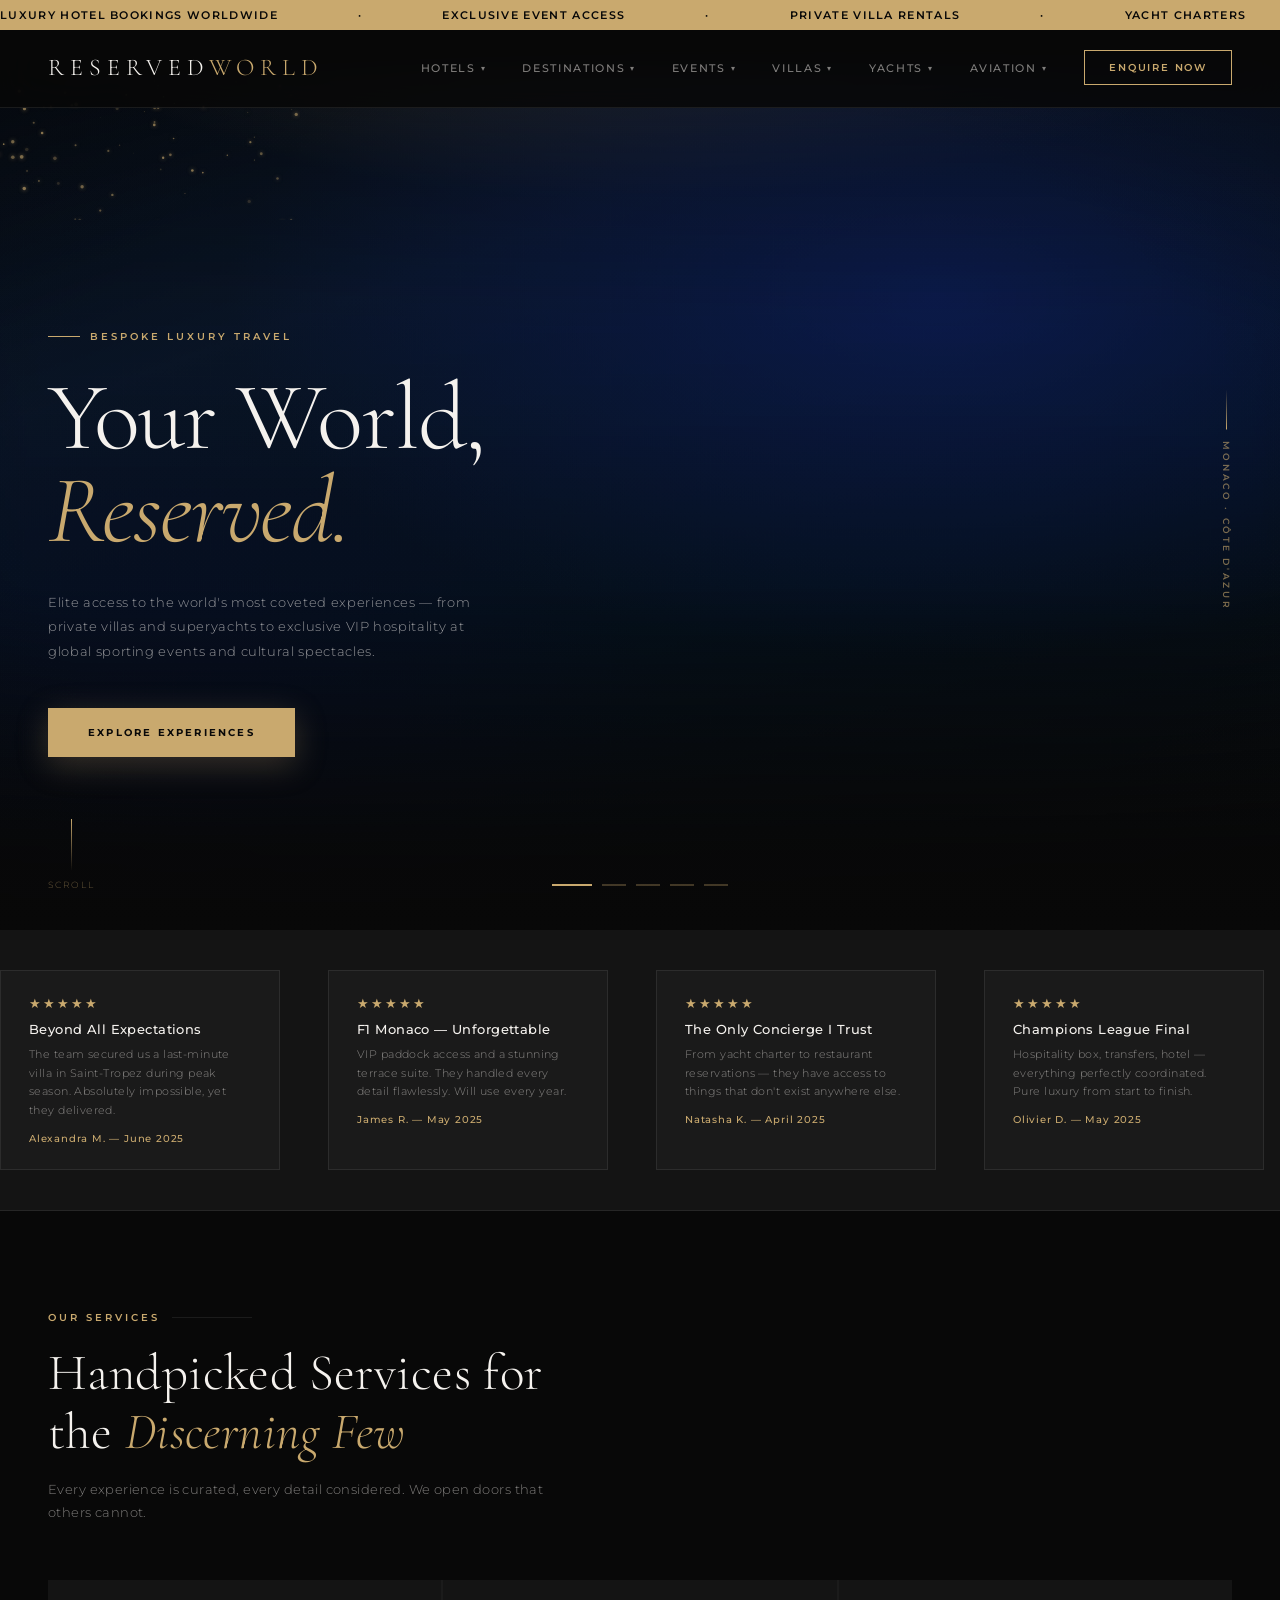
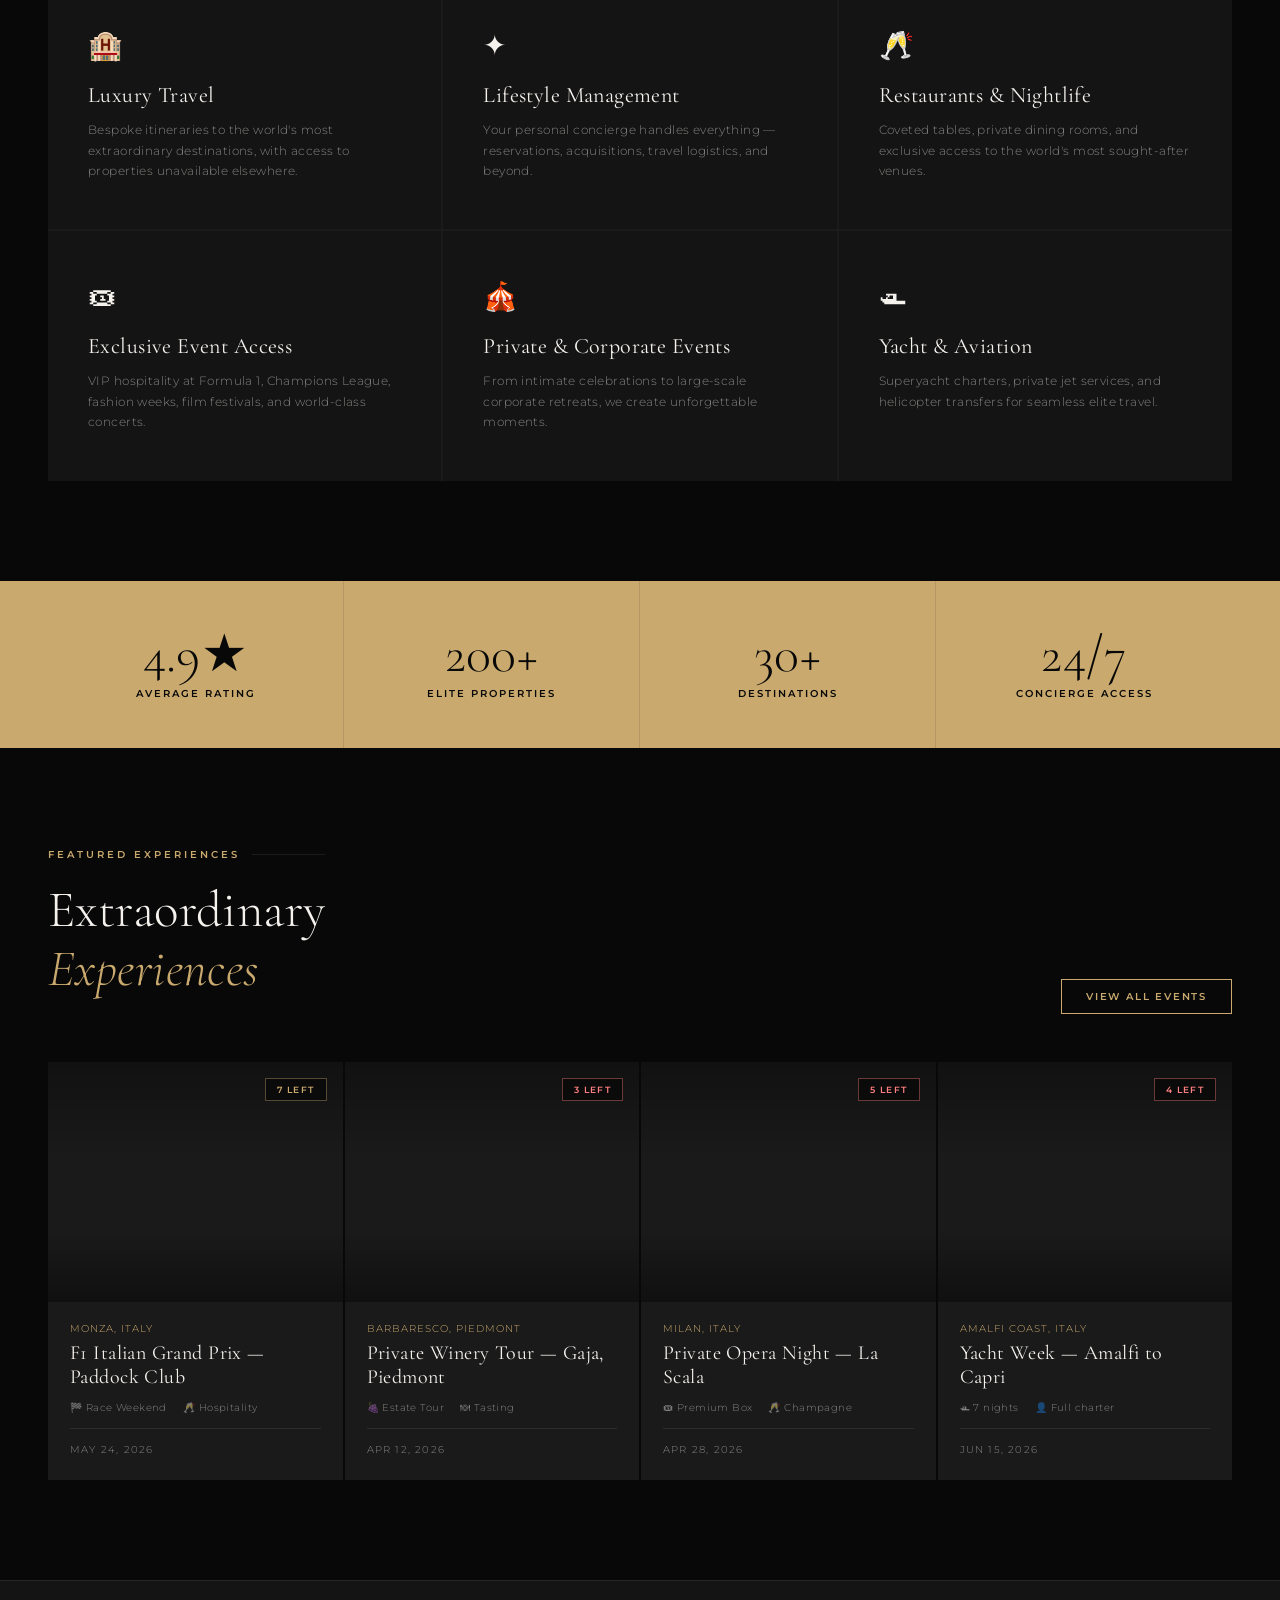
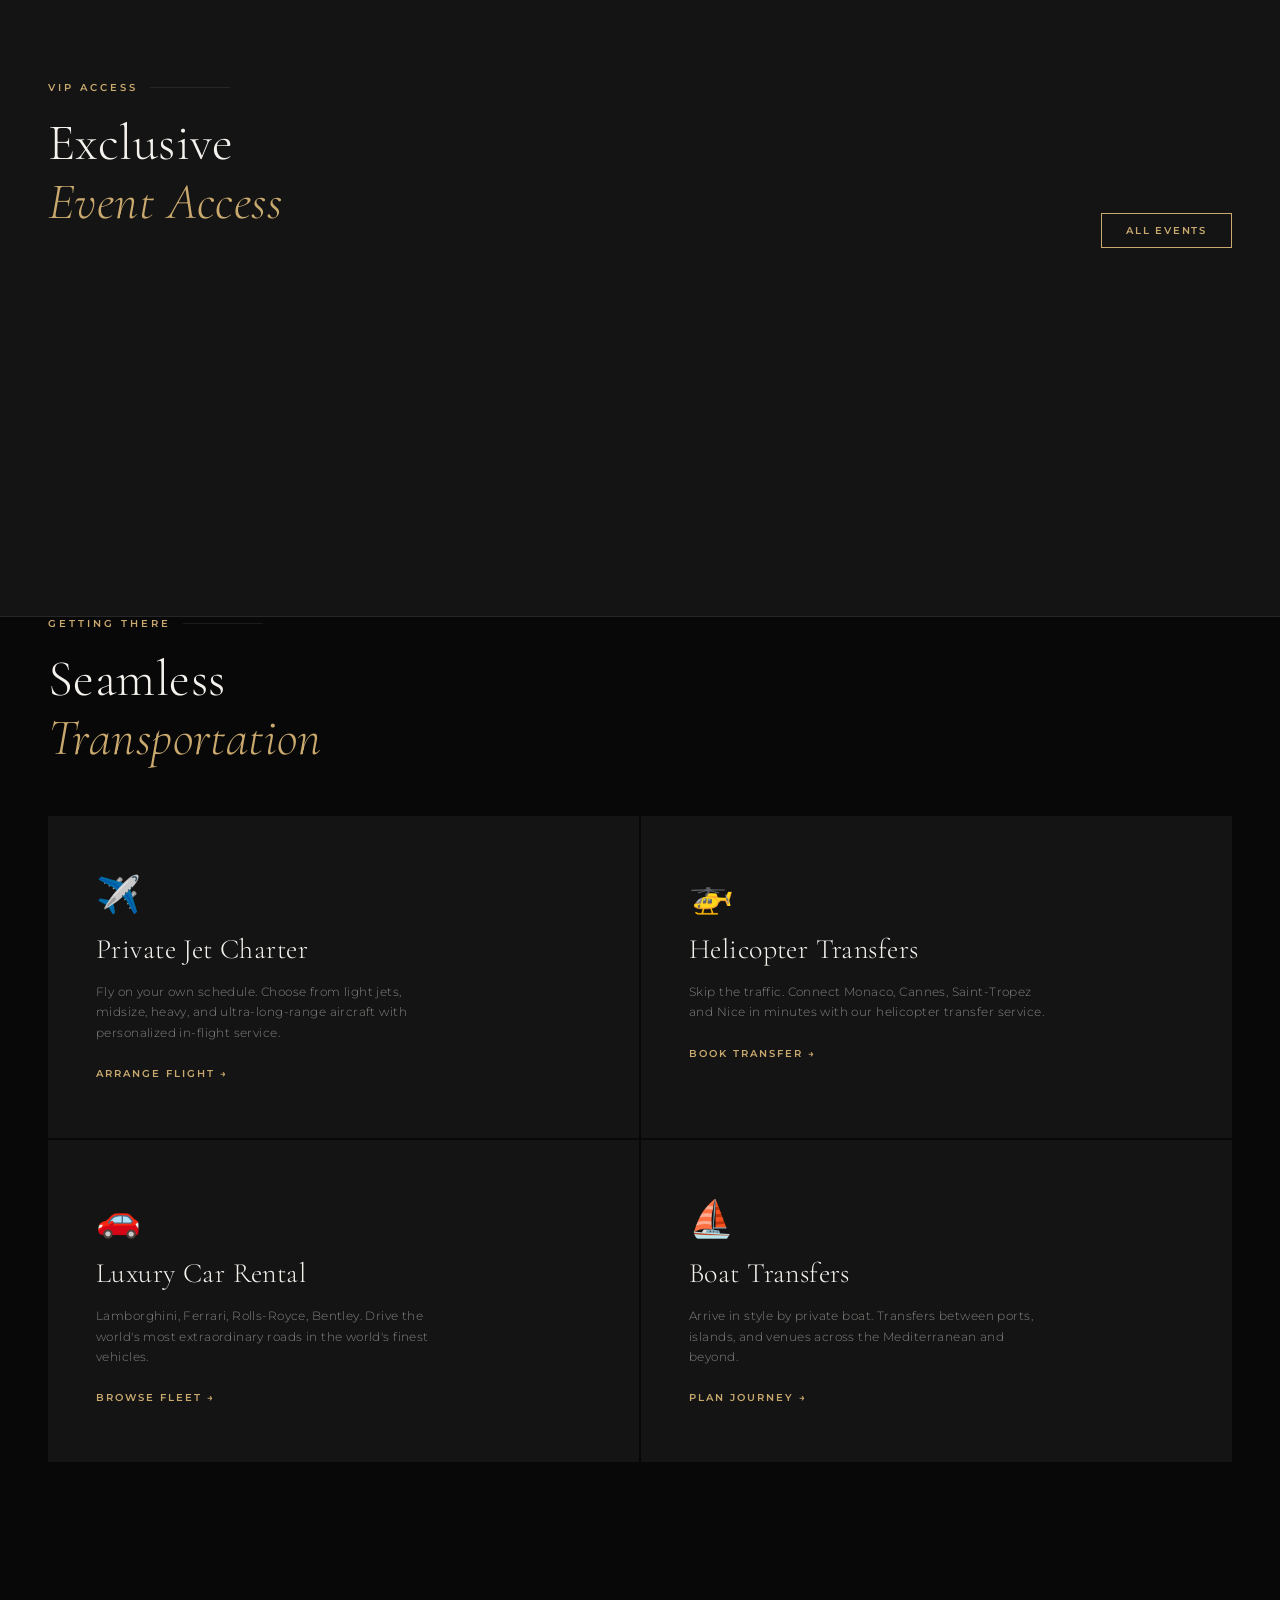
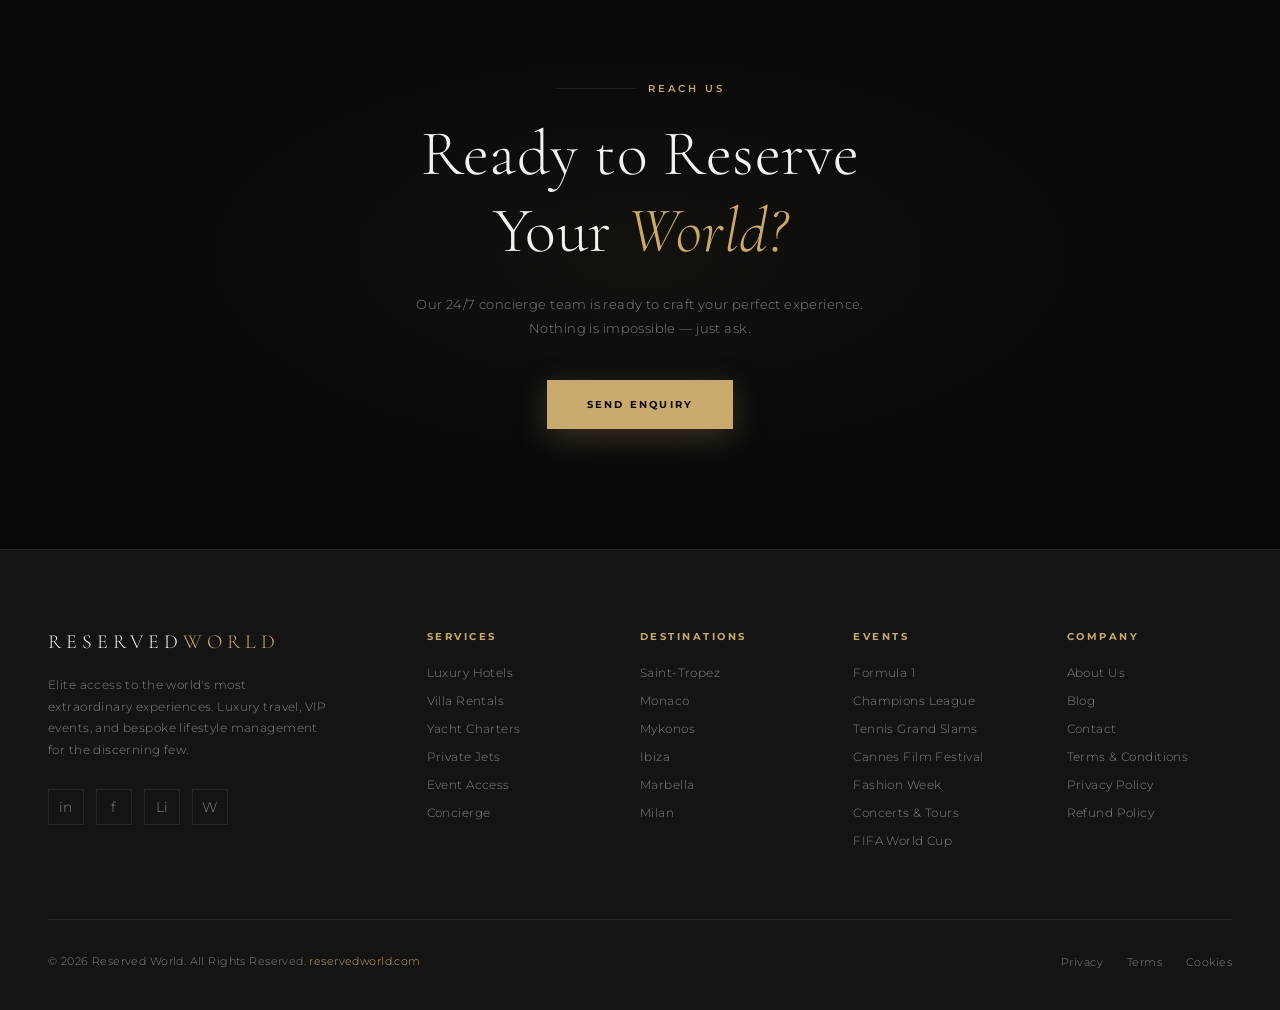
<file: index.html>
<!DOCTYPE html>
<html lang="en">
<head>
<meta charset="UTF-8">
<meta name="viewport" content="width=device-width, initial-scale=1.0">
<title>Reserved World – Bespoke Luxury Travel & Elite Event Access</title>
<link rel="preconnect" href="https://fonts.googleapis.com">
<link href="https://fonts.googleapis.com/css2?family=Cormorant+Garamond:ital,wght@0,300;0,400;0,600;1,300;1,400&family=Montserrat:wght@300;400;500;600&display=swap" rel="stylesheet">
<style>
  :root {
    --black: #080808;
    --deep: #0d0d0d;
    --surface: #141414;
    --card: #1a1a1a;
    --border: rgba(255,255,255,0.08);
    --gold: #c9a96e;
    --gold-light: #e8d5b0;
    --gold-dim: rgba(201,169,110,0.15);
    --white: #f5f2ee;
    --muted: rgba(245,242,238,0.5);
    --nav-h: 80px;
  }

  *, *::before, *::after { box-sizing: border-box; margin: 0; padding: 0; }

  html { scroll-behavior: smooth; }

  body {
    background: var(--black);
    color: var(--white);
    font-family: 'Montserrat', sans-serif;
    font-size: 14px;
    font-weight: 300;
    letter-spacing: 0.03em;
    overflow-x: hidden;
  }

  /* ─── SCROLLBAR ─── */
  ::-webkit-scrollbar { width: 4px; }
  ::-webkit-scrollbar-track { background: var(--black); }
  ::-webkit-scrollbar-thumb { background: var(--gold); border-radius: 2px; }
    /* Real event photos pulled from Reserved World */
  .exp-img-1 { background: url('https://qtrypzzcjebvfcihiynt.supabase.co/storage/v1/object/public/base44-prod/public/69a968bd3345c4492b2af5e8/d8f8e26ec_generated_image.png') center/cover no-repeat #1a1a1a; }
  .exp-img-2 { background: url('https://qtrypzzcjebvfcihiynt.supabase.co/storage/v1/object/public/base44-prod/public/69a968bd3345c4492b2af5e8/be11e68df_generated_image.png') center/cover no-repeat #1a1a1a; }
  .exp-img-3 { background: url('https://qtrypzzcjebvfcihiynt.supabase.co/storage/v1/object/public/base44-prod/public/69a968bd3345c4492b2af5e8/840eeb646_generated_image.png') center/cover no-repeat #1a1a1a; }
  .exp-img-4 { background: url('https://qtrypzzcjebvfcihiynt.supabase.co/storage/v1/object/public/base44-prod/public/69a968bd3345c4492b2af5e8/d8da7dc87_generated_image.png') center/cover no-repeat #1a1a1a; }
  /* Real event photos pulled from Reserved World */
  .exp-img-1 { background: url('https://qtrypzzcjebvfcihiynt.supabase.co/storage/v1/object/public/base44-prod/public/69a968bd3345c4492b2af5e8/d8f8e26ec_generated_image.png') center/cover no-repeat #1a1a1a; }
  .exp-img-2 { background: url('https://qtrypzzcjebvfcihiynt.supabase.co/storage/v1/object/public/base44-prod/public/69a968bd3345c4492b2af5e8/be11e68df_generated_image.png') center/cover no-repeat #1a1a1a; }
  .exp-img-3 { background: url('https://qtrypzzcjebvfcihiynt.supabase.co/storage/v1/object/public/base44-prod/public/69a968bd3345c4492b2af5e8/840eeb646_generated_image.png') center/cover no-repeat #1a1a1a; }
  .exp-img-4 { background: url('https://qtrypzzcjebvfcihiynt.supabase.co/storage/v1/object/public/base44-prod/public/69a968bd3345c4492b2af5e8/d8da7dc87_generated_image.png') center/cover no-repeat #1a1a1a; }

  /* subtle dark overlay so the spots-tag stays readable */
  .listing-img::before { content:''; position:absolute; inset:0; background: linear-gradient(180deg, rgba(0,0,0,0.35) 0%, rgba(0,0,0,0) 40%, rgba(0,0,0,0) 70%, rgba(0,0,0,0.4) 100%); pointer-events:none; z-index:1; }
  .listing-img::after { display:none; }

  .tier-tag { position:absolute; top:16px; left:16px; font-size:9px; font-weight:700; letter-spacing:0.18em;
    text-transform:uppercase; padding:5px 11px; border-radius:2px; backdrop-filter: blur(6px); }
  .tier-circle { background: rgba(201,169,110,0.85); color: var(--black); }
  .tier-gold { background: rgba(232,213,176,0.9); color: var(--black); }
  .tier-black { background: rgba(122,74,214,0.85); color: var(--white); }

  .spots-tag { position:absolute; top:16px; right:16px; z-index:2; font-size:9px; font-weight:600; letter-spacing:0.15em;
    text-transform:uppercase; padding:5px 11px; background: rgba(8,8,8,0.7); color: var(--gold);
    backdrop-filter: blur(6px); border:1px solid rgba(201,169,110,0.4); }
  .spots-tag.few { color: #ff8080; border-color: rgba(255,128,128,0.4); }

  .listing-info { padding:22px 22px 26px; }
  .listing-location { font-size:10px; color:var(--gold); letter-spacing:0.1em; text-transform:uppercase; margin-bottom:8px; }
  .listing-name { font-family:'Cormorant Garamond',serif; font-size:21px; font-weight:400; margin-bottom:14px; line-height:1.25; min-height:52px; }
  .listing-meta { display:flex; gap:16px; align-items:center; margin-bottom:16px; flex-wrap:wrap; }
  .listing-meta-item { font-size:10px; color:var(--muted); display:flex; align-items:center; gap:4px; }
  .listing-footer { display:flex; justify-content:space-between; align-items:flex-end; padding-top:14px; border-top:1px solid var(--border); }
  .listing-date { font-size:10px; color:var(--muted); letter-spacing:0.12em; text-transform:uppercase; }
  .listing-price { display:none; }
  .listing-footer { justify-content:flex-start; }

  @media (max-width:1100px){ .cards-grid { grid-template-columns: repeat(2,1fr); } }
  @media (max-width:768px){ section{padding:72px 24px;} .cards-grid { grid-template-columns: 1fr; } }

  /* ─── TICKER ─── */
  .ticker {
    background: var(--gold);
    color: var(--black);
    font-size: 11px;
    font-weight: 600;
    letter-spacing: 0.12em;
    text-transform: uppercase;
    padding: 8px 0;
    overflow: hidden;
    position: relative;
    z-index: 200;
  }
  .ticker-inner {
    display: flex;
    gap: 80px;
    animation: ticker 30s linear infinite;
    white-space: nowrap;
  }
  @keyframes ticker {
    from { transform: translateX(0); }
    to { transform: translateX(-50%); }
  }

  /* ─── NAV ─── */
  nav {
    position: fixed;
    top: 0;
    left: 0;
    width: 100%;
    z-index: 100;
    height: var(--nav-h);
    display: flex;
    align-items: center;
    justify-content: space-between;
    padding: 0 48px;
    background: rgba(8,8,8,0.85);
    backdrop-filter: blur(20px);
    border-bottom: 1px solid var(--border);
    transition: background 0.3s;
  }

  .nav-logo {
    font-family: 'Cormorant Garamond', serif;
    font-size: 24px;
    font-weight: 300;
    letter-spacing: 0.25em;
    text-transform: uppercase;
    color: var(--white);
    text-decoration: none;
  }
  .nav-logo span { color: var(--gold); }

  .nav-links {
    display: flex;
    align-items: center;
    gap: 36px;
    list-style: none;
    margin-left: 60px;
  }

  .nav-links > li { position: relative; }

  .nav-links > li > a {
    color: var(--muted);
    text-decoration: none;
    font-size: 11px;
    font-weight: 500;
    letter-spacing: 0.15em;
    text-transform: uppercase;
    transition: color 0.2s;
    display: flex;
    align-items: center;
    gap: 5px;
  }
  .nav-links > li > a:hover, .nav-links > li:hover > a { color: var(--gold); }

  .nav-links > li > a .caret {
    font-size: 8px;
    transition: transform 0.2s;
    display: inline-block;
  }
  .nav-links > li:hover > a .caret { transform: rotate(180deg); }

  /* Mega dropdown */
  .dropdown {
    position: absolute;
    top: calc(100% + 20px);
    left: -20px;
    background: var(--surface);
    border: 1px solid var(--border);
    min-width: 220px;
    padding: 20px 0;
    opacity: 0;
    pointer-events: none;
    transform: translateY(10px);
    transition: opacity 0.25s, transform 0.25s;
  }
  .nav-links > li:hover .dropdown {
    opacity: 1;
    pointer-events: all;
    transform: translateY(0);
  }
  .dropdown a {
    display: block;
    padding: 10px 24px;
    color: var(--muted);
    text-decoration: none;
    font-size: 11px;
    letter-spacing: 0.1em;
    text-transform: uppercase;
    transition: color 0.2s, padding-left 0.2s;
  }
  .dropdown a:hover { color: var(--gold); padding-left: 32px; }
  .dropdown-group-label {
    display: block;
    padding: 10px 24px 6px;
    font-size: 9px;
    letter-spacing: 0.2em;
    text-transform: uppercase;
    color: var(--gold);
    font-weight: 600;
    border-top: 1px solid var(--border);
    margin-top: 6px;
  }
  .dropdown-group-label:first-child { border-top: none; margin-top: 0; }

  .nav-cta {
    display: flex;
    align-items: center;
    gap: 20px;
  }

  .nav-tel {
    font-size: 11px;
    letter-spacing: 0.08em;
    color: var(--muted);
  }

  .btn-outline {
    padding: 10px 24px;
    border: 1px solid var(--gold);
    color: var(--gold);
    font-size: 10px;
    font-weight: 600;
    letter-spacing: 0.18em;
    text-transform: uppercase;
    text-decoration: none;
    transition: background 0.2s, color 0.2s;
    font-family: 'Montserrat', sans-serif;
    cursor: pointer;
    background: transparent;
  }
  .btn-outline:hover { background: var(--gold); color: var(--black); }

  /* ─── HERO ─── */
  .hero {
    height: calc(100vh - 40px);
    min-height: 600px;
    position: relative;
    display: flex;
    align-items: center;
    padding-top: 80px;
    overflow: hidden;
  }

  /* ── SLIDESHOW BACKGROUNDS ── */
  .hero-slides {
    position: absolute;
    inset: 0;
    z-index: 0;
  }

  .hero-slide {
    position: absolute;
    inset: 0;
    opacity: 0;
    transition: opacity 1.8s cubic-bezier(0.4, 0, 0.2, 1);
    will-change: opacity;
  }
  .hero-slide.active { opacity: 1; }

  /* Each slide has a unique cinematic gradient + Ken Burns pan */
  .hero-slide-inner {
    position: absolute;
    inset: -8%;
    background-size: cover;
    background-position: center;
    will-change: transform;
  }

  /* Slide 1 — deep Santorini blue dusk */
  .slide-1 .hero-slide-inner {
    background:
      radial-gradient(ellipse 80% 60% at 70% 30%, rgba(12,28,80,0.95) 0%, transparent 60%),
      radial-gradient(ellipse 60% 80% at 20% 80%, rgba(6,14,40,0.9) 0%, transparent 55%),
      radial-gradient(ellipse 100% 50% at 50% 0%, rgba(201,169,110,0.25) 0%, transparent 40%),
      linear-gradient(160deg, #03080f 0%, #0a1628 30%, #04111e 60%, #080808 100%);
    animation: kenburns-1 10s ease-in-out infinite alternate;
  }
  @keyframes kenburns-1 {
    from { transform: scale(1.0) translate(0px, 0px); }
    to   { transform: scale(1.08) translate(-20px, -10px); }
  }

  /* Slide 2 — Saint-Tropez golden sunset */
  .slide-2 .hero-slide-inner {
    background:
      radial-gradient(ellipse 90% 50% at 80% 20%, rgba(201,120,20,0.8) 0%, transparent 55%),
      radial-gradient(ellipse 60% 70% at 15% 75%, rgba(80,30,10,0.95) 0%, transparent 60%),
      radial-gradient(ellipse 70% 40% at 50% 0%, rgba(230,160,60,0.3) 0%, transparent 50%),
      linear-gradient(145deg, #1a0a00 0%, #2d1200 25%, #0f0800 55%, #080808 100%);
    animation: kenburns-2 10s ease-in-out infinite alternate;
  }
  @keyframes kenburns-2 {
    from { transform: scale(1.06) translate(15px, 5px); }
    to   { transform: scale(1.0) translate(-5px, 15px); }
  }

  /* Slide 3 — Monaco emerald night */
  .slide-3 .hero-slide-inner {
    background:
      radial-gradient(ellipse 75% 55% at 30% 40%, rgba(10,60,40,0.9) 0%, transparent 58%),
      radial-gradient(ellipse 50% 70% at 85% 70%, rgba(4,25,18,0.95) 0%, transparent 55%),
      radial-gradient(ellipse 80% 35% at 55% 10%, rgba(201,169,110,0.2) 0%, transparent 45%),
      linear-gradient(155deg, #020d07 0%, #071a10 30%, #030e07 60%, #080808 100%);
    animation: kenburns-3 10s ease-in-out infinite alternate;
  }
  @keyframes kenburns-3 {
    from { transform: scale(1.04) translate(-10px, 10px); }
    to   { transform: scale(1.1) translate(10px, -15px); }
  }

  /* Slide 4 — Mykonos ivory & deep indigo */
  .slide-4 .hero-slide-inner {
    background:
      radial-gradient(ellipse 85% 45% at 60% 25%, rgba(40,30,90,0.9) 0%, transparent 55%),
      radial-gradient(ellipse 55% 65% at 10% 80%, rgba(15,10,40,0.95) 0%, transparent 55%),
      radial-gradient(ellipse 65% 35% at 45% 5%, rgba(201,169,110,0.22) 0%, transparent 45%),
      linear-gradient(140deg, #050310 0%, #100c28 30%, #06040f 60%, #080808 100%);
    animation: kenburns-4 10s ease-in-out infinite alternate;
  }
  @keyframes kenburns-4 {
    from { transform: scale(1.07) translate(8px, -8px); }
    to   { transform: scale(1.02) translate(-12px, 12px); }
  }

  /* Slide 5 — Dubai amber skyline */
  .slide-5 .hero-slide-inner {
    background:
      radial-gradient(ellipse 80% 50% at 75% 30%, rgba(160,90,10,0.85) 0%, transparent 58%),
      radial-gradient(ellipse 60% 60% at 20% 70%, rgba(60,30,5,0.95) 0%, transparent 55%),
      radial-gradient(ellipse 90% 30% at 50% 0%, rgba(220,150,40,0.3) 0%, transparent 40%),
      linear-gradient(150deg, #120800 0%, #220f00 25%, #0c0600 55%, #080808 100%);
    animation: kenburns-5 10s ease-in-out infinite alternate;
  }
  @keyframes kenburns-5 {
    from { transform: scale(1.0) translate(5px, 12px); }
    to   { transform: scale(1.09) translate(-15px, -8px); }
  }

  /* ── CINEMATIC VIGNETTE OVERLAY ── */
  .hero-vignette {
    position: absolute;
    inset: 0;
    z-index: 1;
    background:
      radial-gradient(ellipse 120% 120% at 50% 50%, transparent 40%, rgba(8,8,8,0.7) 100%),
      linear-gradient(to bottom,
        rgba(8,8,8,0.35) 0%,
        rgba(8,8,8,0.05) 30%,
        rgba(8,8,8,0.15) 60%,
        rgba(8,8,8,0.92) 90%,
        rgba(8,8,8,1) 100%
      );
    pointer-events: none;
  }

  /* ── PARTICLE CANVAS ── */
  #heroCanvas {
    position: absolute;
    inset: 0;
    z-index: 2;
    pointer-events: none;
  }

  /* ── LIGHT LEAK SWEEP ── */
  .hero-lightsweep {
    position: absolute;
    inset: 0;
    z-index: 3;
    pointer-events: none;
    overflow: hidden;
  }
  .hero-lightsweep::after {
    content: '';
    position: absolute;
    top: -50%;
    left: -60%;
    width: 40%;
    height: 200%;
    background: linear-gradient(
      105deg,
      transparent 0%,
      rgba(201,169,110,0.04) 40%,
      rgba(201,169,110,0.10) 50%,
      rgba(201,169,110,0.04) 60%,
      transparent 100%
    );
    animation: lightsweep 8s ease-in-out infinite;
    animation-delay: 2s;
    transform: skewX(-15deg);
  }
  @keyframes lightsweep {
    0%   { left: -60%; opacity: 0; }
    10%  { opacity: 1; }
    70%  { opacity: 1; }
    100% { left: 130%; opacity: 0; }
  }

  /* ── HERO SLIDE DOTS ── */
  .hero-dots {
    position: absolute;
    bottom: 44px;
    left: 50%;
    transform: translateX(-50%);
    z-index: 10;
    display: flex;
    gap: 10px;
    align-items: center;
  }
  .hero-dot {
    width: 24px;
    height: 2px;
    background: rgba(201,169,110,0.3);
    cursor: pointer;
    transition: background 0.4s, width 0.4s;
    border: none;
    padding: 0;
  }
  .hero-dot.active {
    background: var(--gold);
    width: 40px;
  }

  /* ── SLIDE LOCATION LABEL ── */
  .hero-location {
    position: absolute;
    top: 50%;
    right: 48px;
    transform: translateY(-50%);
    z-index: 10;
    writing-mode: vertical-rl;
    text-orientation: mixed;
    font-size: 9px;
    font-weight: 600;
    letter-spacing: 0.3em;
    text-transform: uppercase;
    color: rgba(201,169,110,0.6);
    display: flex;
    align-items: center;
    gap: 12px;
    transition: opacity 0.5s;
  }
  .hero-location::before {
    content: '';
    width: 1px;
    height: 40px;
    background: linear-gradient(to bottom, transparent, var(--gold));
  }

  /* ── HERO CONTENT ── */
  .hero-content {
    position: relative;
    z-index: 10;
    max-width: 1400px;
    margin: 0 auto;
    padding: 0 48px;
    width: 100%;
  }

  .hero-badge {
    display: inline-flex;
    align-items: center;
    gap: 10px;
    font-size: 10px;
    font-weight: 600;
    letter-spacing: 0.3em;
    text-transform: uppercase;
    color: var(--gold);
    margin-bottom: 28px;
    opacity: 0;
    animation: fade-slide-up 1s ease 0.3s forwards;
  }
  .hero-badge::before {
    content: '';
    width: 32px;
    height: 1px;
    background: var(--gold);
  }

  .hero h1 {
    font-family: 'Cormorant Garamond', serif;
    font-size: clamp(56px, 7.5vw, 108px);
    font-weight: 300;
    line-height: 0.97;
    letter-spacing: -0.02em;
    margin-bottom: 32px;
    max-width: 860px;
    opacity: 0;
    animation: fade-slide-up 1.1s ease 0.55s forwards;
  }
  .hero h1 em {
    font-style: italic;
    color: var(--gold);
    display: block;
  }

  .hero-sub {
    font-size: 13px;
    color: rgba(245,242,238,0.6);
    max-width: 460px;
    line-height: 1.9;
    margin-bottom: 44px;
    letter-spacing: 0.05em;
    opacity: 0;
    animation: fade-slide-up 1.1s ease 0.8s forwards;
  }

  .hero-actions {
    display: flex;
    gap: 16px;
    align-items: center;
    opacity: 0;
    animation: fade-slide-up 1.1s ease 1.0s forwards;
  }

  @keyframes fade-slide-up {
    from { opacity: 0; transform: translateY(28px); }
    to   { opacity: 1; transform: translateY(0); }
  }

  .btn-gold {
    padding: 18px 40px;
    background: var(--gold);
    color: var(--black);
    font-family: 'Montserrat', sans-serif;
    font-size: 10px;
    font-weight: 700;
    letter-spacing: 0.22em;
    text-transform: uppercase;
    text-decoration: none;
    transition: opacity 0.25s, transform 0.25s, box-shadow 0.25s;
    display: inline-block;
    box-shadow: 0 8px 32px rgba(201,169,110,0.25);
  }
  .btn-gold:hover {
    opacity: 0.9;
    transform: translateY(-2px);
    box-shadow: 0 14px 40px rgba(201,169,110,0.4);
  }

  /* Scroll indicator */
  .scroll-indicator {
    position: absolute;
    bottom: 40px;
    left: 48px;
    z-index: 10;
    display: flex;
    flex-direction: column;
    align-items: center;
    gap: 8px;
    color: rgba(201,169,110,0.5);
    font-size: 9px;
    letter-spacing: 0.22em;
    text-transform: uppercase;
    opacity: 0;
    animation: fade-slide-up 1s ease 1.4s forwards;
  }
  .scroll-line {
    width: 1px;
    height: 52px;
    background: linear-gradient(to bottom, var(--gold), transparent);
    animation: scroll-pulse 2.2s ease-in-out infinite;
  }
  @keyframes scroll-pulse {
    0%, 100% { opacity: 0.8; transform: scaleY(1); }
    50% { opacity: 0.2; transform: scaleY(0.5); }
  }

  /* ─── REVIEWS ─── */
  .reviews-strip {
    background: var(--surface);
    border-bottom: 1px solid var(--border);
    padding: 40px 0;
    overflow: hidden;
  }
  .reviews-inner {
    display: flex;
    gap: 48px;
    animation: ticker 50s linear infinite;
  }
  .review-card {
    flex-shrink: 0;
    background: var(--card);
    border: 1px solid var(--border);
    padding: 24px 28px;
    min-width: 280px;
    max-width: 280px;
  }
  .review-stars { color: var(--gold); font-size: 13px; letter-spacing: 2px; margin-bottom: 10px; }
  .review-title { font-size: 13px; font-weight: 500; margin-bottom: 8px; color: var(--white); }
  .review-text { font-size: 11px; color: var(--muted); line-height: 1.7; }
  .review-author { font-size: 10px; color: var(--gold); margin-top: 12px; font-weight: 500; letter-spacing: 0.08em; }

  /* ─── SECTIONS ─── */
  section {
    max-width: 1400px;
    margin: 0 auto;
    padding: 100px 48px;
  }

  .section-label {
    font-size: 10px;
    font-weight: 600;
    letter-spacing: 0.3em;
    text-transform: uppercase;
    color: var(--gold);
    display: flex;
    align-items: center;
    gap: 12px;
    margin-bottom: 20px;
  }
  .section-label::after {
    content: '';
    flex: 1;
    height: 1px;
    background: var(--border);
    max-width: 80px;
  }

  .section-title {
    font-family: 'Cormorant Garamond', serif;
    font-size: clamp(36px, 4vw, 56px);
    font-weight: 300;
    line-height: 1.15;
    margin-bottom: 16px;
  }
  .section-title em { font-style: italic; color: var(--gold); }

  .section-desc {
    color: var(--muted);
    font-size: 13px;
    line-height: 1.8;
    max-width: 520px;
    margin-bottom: 56px;
  }

  /* ─── SERVICES GRID ─── */
  .services-grid {
    display: grid;
    grid-template-columns: repeat(3, 1fr);
    gap: 2px;
    background: var(--border);
  }

  .service-card {
    background: var(--surface);
    padding: 48px 40px;
    position: relative;
    overflow: hidden;
    cursor: pointer;
    transition: background 0.3s;
    text-decoration: none;
    color: inherit;
    display: block;
  }
  .service-card::before {
    content: '';
    position: absolute;
    bottom: 0; left: 0;
    width: 0; height: 2px;
    background: var(--gold);
    transition: width 0.4s;
  }
  .service-card:hover { background: var(--card); }
  .service-card:hover::before { width: 100%; }

  .service-icon {
    font-size: 28px;
    margin-bottom: 20px;
    display: block;
  }
  .service-name {
    font-family: 'Cormorant Garamond', serif;
    font-size: 22px;
    font-weight: 400;
    margin-bottom: 12px;
  }
  .service-desc {
    font-size: 12px;
    color: var(--muted);
    line-height: 1.7;
  }
  .service-arrow {
    position: absolute;
    bottom: 32px; right: 32px;
    color: var(--gold);
    font-size: 18px;
    opacity: 0;
    transform: translateX(-8px);
    transition: opacity 0.3s, transform 0.3s;
  }
  .service-card:hover .service-arrow { opacity: 1; transform: translateX(0); }

  /* ─── LISTINGS ─── */
  .listings-header {
    display: flex;
    justify-content: space-between;
    align-items: flex-end;
    margin-bottom: 48px;
  }

  .cards-grid {
    display: grid;
    grid-template-columns: repeat(4, 1fr);
    gap: 2px;
  }

  .listing-card {
    background: var(--card);
    position: relative;
    overflow: hidden;
    text-decoration: none;
    color: inherit;
    display: block;
  }

  .listing-img {
    height: 240px;
    position: relative;
    overflow: hidden;
  }

  /* Gradient placeholder images using CSS */
  .listing-img-inner {
    width: 100%;
    height: 100%;
    transition: transform 0.6s ease;
    position: relative;
  }
  .listing-card:hover .listing-img-inner { transform: scale(1.06); }

  .villa-img-1 { background: linear-gradient(135deg, #2d1f0a 0%, #1a1209 40%, #3d2b10 100%); }
  .villa-img-2 { background: linear-gradient(135deg, #0d1a2d 0%, #091218 40%, #1a3050 100%); }
  .villa-img-3 { background: linear-gradient(135deg, #1a2d1a 0%, #0d180d 40%, #2d4a1a 100%); }
  .villa-img-4 { background: linear-gradient(135deg, #2d1a0d 0%, #180d09 40%, #4a2d1a 100%); }
  .yacht-img-1 { background: linear-gradient(135deg, #091828 0%, #060f1a 40%, #0d2540 100%); }
  .yacht-img-2 { background: linear-gradient(135deg, #280918 0%, #1a0609 40%, #400d25 100%); }
  .yacht-img-3 { background: linear-gradient(135deg, #181828 0%, #0f0f1a 40%, #252540 100%); }
  .yacht-img-4 { background: linear-gradient(135deg, #0a1a0a 0%, #060f06 40%, #0f2810 100%); }
  .dest-img-1 { background: linear-gradient(135deg, #3d2b10 0%, #1a1209 60%, #2d1f0a 100%); }
  .dest-img-2 { background: linear-gradient(135deg, #0d2540 0%, #091218 60%, #102d4a 100%); }
  .dest-img-3 { background: linear-gradient(135deg, #2d1a0d 0%, #180d09 60%, #3d2010 100%); }
  .dest-img-4 { background: linear-gradient(135deg, #1a0d28 0%, #0f0918 60%, #280d3d 100%); }
  .dest-img-5 { background: linear-gradient(135deg, #0d281a 0%, #09180f 60%, #102d20 100%); }
  .dest-img-6 { background: linear-gradient(135deg, #28150d 0%, #180e09 60%, #3d1a0d 100%); }

  /* Decorative icon overlay */
  .listing-img::after {
    content: attr(data-icon);
    position: absolute;
    top: 50%; left: 50%;
    transform: translate(-50%, -50%);
    font-size: 48px;
    opacity: 0.12;
    pointer-events: none;
  }

  .listing-tag {
    position: absolute;
    top: 16px; left: 16px;
    background: var(--gold);
    color: var(--black);
    font-size: 9px;
    font-weight: 700;
    letter-spacing: 0.15em;
    text-transform: uppercase;
    padding: 5px 10px;
  }

  .listing-info {
    padding: 20px 22px 24px;
  }
  .listing-location {
    font-size: 10px;
    color: var(--gold);
    letter-spacing: 0.1em;
    text-transform: uppercase;
    margin-bottom: 6px;
  }
  .listing-name {
    font-family: 'Cormorant Garamond', serif;
    font-size: 20px;
    font-weight: 400;
    margin-bottom: 8px;
    line-height: 1.2;
  }
  .listing-meta {
    display: flex;
    gap: 16px;
    align-items: center;
    margin-bottom: 14px;
  }
  .listing-meta-item {
    font-size: 10px;
    color: var(--muted);
    display: flex;
    align-items: center;
    gap: 4px;
  }
  .listing-price {
    font-family: 'Cormorant Garamond', serif;
    font-size: 18px;
    color: var(--gold);
    font-weight: 400;
  }
  .listing-price span {
    font-family: 'Montserrat', sans-serif;
    font-size: 10px;
    color: var(--muted);
    font-weight: 300;
  }

  /* ─── DESTINATIONS ─── */
  .dest-grid {
    display: grid;
    grid-template-columns: repeat(3, 1fr);
    gap: 2px;
  }

  .dest-card {
    position: relative;
    overflow: hidden;
    height: 300px;
    cursor: pointer;
    text-decoration: none;
    display: block;
  }

  .dest-img {
    width: 100%; height: 100%;
    transition: transform 0.6s ease;
  }
  .dest-card:hover .dest-img { transform: scale(1.08); }

  .dest-overlay {
    position: absolute;
    inset: 0;
    background: linear-gradient(to top, rgba(8,8,8,0.9) 0%, rgba(8,8,8,0.1) 60%);
    display: flex;
    flex-direction: column;
    justify-content: flex-end;
    padding: 28px;
  }

  .dest-name {
    font-family: 'Cormorant Garamond', serif;
    font-size: 26px;
    font-weight: 300;
    margin-bottom: 6px;
  }
  .dest-country {
    font-size: 10px;
    color: var(--gold);
    letter-spacing: 0.15em;
    text-transform: uppercase;
  }
  .dest-link {
    margin-top: 12px;
    font-size: 10px;
    letter-spacing: 0.15em;
    text-transform: uppercase;
    color: var(--white);
    opacity: 0;
    transform: translateY(6px);
    transition: opacity 0.3s, transform 0.3s;
    display: flex;
    align-items: center;
    gap: 8px;
  }
  .dest-card:hover .dest-link { opacity: 1; transform: translateY(0); }

  /* ─── EVENTS ─── */
  .events-section {
    background: var(--surface);
    max-width: 100%;
    padding: 100px 0;
    border-top: 1px solid var(--border);
    border-bottom: 1px solid var(--border);
  }
  .events-inner {
    max-width: 1400px;
    margin: 0 auto;
    padding: 0 48px;
  }

  .events-grid {
    display: grid;
    grid-template-columns: repeat(5, 1fr);
    gap: 2px;
    margin-top: 56px;
  }

  .event-card {
    background: var(--card);
    padding: 32px 24px;
    text-decoration: none;
    color: inherit;
    display: block;
    border-bottom: 2px solid transparent;
    transition: border-color 0.3s, background 0.3s;
  }
  .event-card:hover { border-color: var(--gold); background: var(--black); }

  .event-icon { font-size: 22px; margin-bottom: 16px; display: block; }
  .event-cat {
    font-size: 9px;
    letter-spacing: 0.2em;
    text-transform: uppercase;
    color: var(--gold);
    margin-bottom: 8px;
  }
  .event-name {
    font-family: 'Cormorant Garamond', serif;
    font-size: 18px;
    font-weight: 400;
    line-height: 1.3;
    margin-bottom: 8px;
  }
  .event-detail {
    font-size: 11px;
    color: var(--muted);
    line-height: 1.6;
  }

  /* ─── TRANSPORT GRID ─── */
  .transport-grid {
    display: grid;
    grid-template-columns: repeat(2, 1fr);
    gap: 2px;
  }

  .transport-card {
    background: var(--surface);
    padding: 56px 48px;
    position: relative;
    overflow: hidden;
    text-decoration: none;
    color: inherit;
    display: flex;
    flex-direction: column;
    gap: 16px;
    border-bottom: 2px solid transparent;
    transition: border-color 0.3s;
  }
  .transport-card:hover { border-color: var(--gold); }

  .transport-icon { font-size: 36px; }
  .transport-name {
    font-family: 'Cormorant Garamond', serif;
    font-size: 28px;
    font-weight: 300;
  }
  .transport-desc { font-size: 12px; color: var(--muted); line-height: 1.7; max-width: 360px; }
  .transport-cta {
    display: inline-flex;
    align-items: center;
    gap: 8px;
    font-size: 10px;
    font-weight: 600;
    letter-spacing: 0.2em;
    text-transform: uppercase;
    color: var(--gold);
    margin-top: 8px;
  }

  /* ─── TRUST STATS ─── */
  .stats-bar {
    background: var(--gold);
    padding: 0;
    max-width: 100%;
  }
  .stats-inner {
    max-width: 1400px;
    margin: 0 auto;
    padding: 0 48px;
    display: grid;
    grid-template-columns: repeat(4, 1fr);
    gap: 0;
  }
  .stat {
    padding: 48px 0;
    border-right: 1px solid rgba(0,0,0,0.1);
    text-align: center;
    color: var(--black);
  }
  .stat:last-child { border-right: none; }
  .stat-num {
    font-family: 'Cormorant Garamond', serif;
    font-size: 52px;
    font-weight: 300;
    line-height: 1;
    margin-bottom: 6px;
  }
  .stat-label {
    font-size: 10px;
    font-weight: 600;
    letter-spacing: 0.2em;
    text-transform: uppercase;
  }

  /* ─── CONTACT CTA ─── */
  .cta-section {
    text-align: center;
    padding: 120px 48px;
    position: relative;
    overflow: hidden;
    max-width: 100%;
    background: var(--black);
  }
  .cta-bg {
    position: absolute;
    inset: 0;
    background: radial-gradient(ellipse 60% 60% at 50% 50%, rgba(201,169,110,0.06) 0%, transparent 70%);
  }
  .cta-section .section-label { justify-content: center; }
  .cta-section .section-label::after { display: none; }
  .cta-section .section-label::before {
    content: '';
    width: 80px; height: 1px;
    background: var(--border);
  }
  .cta-section h2 {
    font-family: 'Cormorant Garamond', serif;
    font-size: clamp(40px, 5vw, 72px);
    font-weight: 300;
    max-width: 700px;
    margin: 0 auto 24px;
    position: relative;
  }
  .cta-section h2 em { font-style: italic; color: var(--gold); }
  .cta-section p {
    color: var(--muted);
    font-size: 13px;
    max-width: 480px;
    margin: 0 auto 40px;
    line-height: 1.8;
    position: relative;
  }
  .cta-btns {
    display: flex;
    gap: 16px;
    justify-content: center;
    position: relative;
  }

  /* ─── FOOTER ─── */
  footer {
    background: var(--surface);
    border-top: 1px solid var(--border);
    padding: 80px 48px 40px;
  }
  .footer-top {
    max-width: 1400px;
    margin: 0 auto;
    display: grid;
    grid-template-columns: 2fr 1fr 1fr 1fr 1fr;
    gap: 48px;
    padding-bottom: 60px;
    border-bottom: 1px solid var(--border);
  }
  .footer-brand .nav-logo { display: block; margin-bottom: 20px; font-size: 20px; }
  .footer-brand p {
    font-size: 12px;
    color: var(--muted);
    line-height: 1.8;
    max-width: 280px;
    margin-bottom: 28px;
  }
  .footer-social {
    display: flex;
    gap: 12px;
  }
  .footer-social a {
    width: 36px; height: 36px;
    border: 1px solid var(--border);
    display: flex;
    align-items: center;
    justify-content: center;
    color: var(--muted);
    text-decoration: none;
    font-size: 14px;
    transition: border-color 0.2s, color 0.2s;
  }
  .footer-social a:hover { border-color: var(--gold); color: var(--gold); }

  .footer-col h4 {
    font-size: 10px;
    font-weight: 700;
    letter-spacing: 0.25em;
    text-transform: uppercase;
    color: var(--gold);
    margin-bottom: 20px;
  }
  .footer-col ul { list-style: none; }
  .footer-col ul li { margin-bottom: 10px; }
  .footer-col ul li a {
    font-size: 12px;
    color: var(--muted);
    text-decoration: none;
    transition: color 0.2s;
  }
  .footer-col ul li a:hover { color: var(--white); }

  .footer-bottom {
    max-width: 1400px;
    margin: 0 auto;
    padding-top: 32px;
    display: flex;
    justify-content: space-between;
    align-items: center;
  }
  .footer-bottom p { font-size: 11px; color: var(--muted); }
  .footer-bottom-links {
    display: flex;
    gap: 24px;
    list-style: none;
  }
  .footer-bottom-links a {
    font-size: 11px;
    color: var(--muted);
    text-decoration: none;
    transition: color 0.2s;
  }
  .footer-bottom-links a:hover { color: var(--white); }

  /* ─── WHATSAPP FLOAT ─── */
  .wa-float {
    position: fixed;
    bottom: 32px;
    right: 32px;
    width: 56px; height: 56px;
    background: #25D366;
    border-radius: 50%;
    display: flex;
    align-items: center;
    justify-content: center;
    color: white;
    font-size: 24px;
    text-decoration: none;
    z-index: 999;
    box-shadow: 0 4px 20px rgba(37,211,102,0.4);
    transition: transform 0.2s, box-shadow 0.2s;
  }
  .wa-float:hover { transform: scale(1.1); box-shadow: 0 6px 28px rgba(37,211,102,0.6); }

  /* ─── MOBILE MENU TOGGLE ─── */
  .hamburger {
    display: none;
    flex-direction: column;
    gap: 5px;
    cursor: pointer;
    padding: 4px;
  }
  .hamburger span {
    width: 24px; height: 1px;
    background: var(--white);
    transition: transform 0.3s, opacity 0.3s;
  }

  /* ─── ANIMATIONS ─── */
  .fade-up {
    opacity: 0;
    transform: translateY(30px);
    transition: opacity 0.7s ease, transform 0.7s ease;
  }
  .fade-up.visible { opacity: 1; transform: translateY(0); }

  /* ─── RESPONSIVE ─── */
  @media (max-width: 1100px) {
    .cards-grid { grid-template-columns: repeat(2, 1fr); }
    .events-grid { grid-template-columns: repeat(3, 1fr); }
    .footer-top { grid-template-columns: 1fr 1fr; }
    .stats-inner { grid-template-columns: repeat(2, 1fr); }
  }

  @media (max-width: 768px) {
    nav { padding: 0 24px; }
    .nav-links, .nav-cta .nav-tel { display: none; }
    .hamburger { display: flex; }
    .hero-content { padding: 0 24px; }
    section { padding: 72px 24px; }
    .services-grid { grid-template-columns: 1fr; }
    .cards-grid { grid-template-columns: 1fr; }
    .dest-grid { grid-template-columns: 1fr; }
    .events-grid { grid-template-columns: 1fr 1fr; }
    .transport-grid { grid-template-columns: 1fr; }
    .footer-top { grid-template-columns: 1fr; gap: 36px; }
    .footer-bottom { flex-direction: column; gap: 16px; text-align: center; }
    .stats-inner { grid-template-columns: repeat(2, 1fr); }
  }
</style>
</head>
<body>

<!-- Ticker -->
<div class="ticker" style="position:relative; z-index:200;">
  <div class="ticker-inner" id="tickerInner">
    <span>Luxury Hotel Bookings Worldwide</span>
    <span>·</span>
    <span>Exclusive Event Access</span>
    <span>·</span>
    <span>Private Villa Rentals</span>
    <span>·</span>
    <span>Yacht Charters</span>
    <span>·</span>
    <span>Private Jet & Helicopter</span>
    <span>·</span>
    <span>VIP Sports Hospitality</span>
    <span>·</span>
    <span>Concierge Services 24/7</span>
    <span>·</span>
    <span>Luxury Hotel Bookings Worldwide</span>
    <span>·</span>
    <span>Exclusive Event Access</span>
    <span>·</span>
    <span>Private Villa Rentals</span>
    <span>·</span>
    <span>Yacht Charters</span>
    <span>·</span>
    <span>Private Jet & Helicopter</span>
    <span>·</span>
    <span>VIP Sports Hospitality</span>
    <span>·</span>
    <span>Concierge Services 24/7</span>
  </div>
</div>

<!-- Nav -->
<nav>
  <a href="/" class="nav-logo">Reserved<span>World</span></a>

  <ul class="nav-links">
    <li>
      <a href="#">Hotels <span class="caret">▾</span></a>
      <div class="dropdown">
        <span class="dropdown-group-label">By Category</span>
        <a href="#">Luxury Hotels Worldwide</a>
        <a href="#">Boutique Hotels</a>
        <a href="#">Palace Hotels</a>
        <span class="dropdown-group-label">By Destination</span>
        <a href="#">Monaco</a>
        <a href="#">Saint-Tropez</a>
        <a href="#">Dubai</a>
        <a href="#">Mykonos</a>
      </div>
    </li>
    <li>
      <a href="#">Destinations <span class="caret">▾</span></a>
      <div class="dropdown">
        <span class="dropdown-group-label">Top Destinations</span>
        <a href="#">Mykonos</a>
        <a href="#">Saint-Tropez</a>
        <a href="#">Monaco</a>
        <a href="#">Ibiza</a>
        <a href="#">Marbella</a>
        <a href="#">Cannes</a>
        <a href="#">Dubai</a>
        <a href="#">London</a>
        <a href="#">Paris</a>
        <a href="#">Tulum</a>
      </div>
    </li>
    <li>
      <a href="#">Events <span class="caret">▾</span></a>
      <div class="dropdown">
        <span class="dropdown-group-label">Sports</span>
        <a href="#">Formula 1</a>
        <a href="#">Champions League</a>
        <a href="#">Tennis Grand Slams</a>
        <a href="#">Golf Majors</a>
        <a href="#">FIFA World Cup</a>
        <span class="dropdown-group-label">Entertainment</span>
        <a href="#">Concerts & Tours</a>
        <a href="#">Film Festivals</a>
        <a href="#">Fashion Week</a>
        <a href="#">Red Carpet Events</a>
      </div>
    </li>
    <li>
      <a href="#">Villas <span class="caret">▾</span></a>
      <div class="dropdown">
        <span class="dropdown-group-label">By Type</span>
        <a href="#">Luxury Villas</a>
        <a href="#">Ski Chalets</a>
        <span class="dropdown-group-label">By Destination</span>
        <a href="#">Saint-Tropez</a>
        <a href="#">Milan</a>

      </div>
    </li>
    <li>
      <a href="#">Yachts <span class="caret">▾</span></a>
      <div class="dropdown">
        <span class="dropdown-group-label">Charter</span>
        <a href="#">Yacht Charter Worldwide</a>
        <a href="#">Day Charters</a>
        <a href="#">Week Charters</a>
      </div>
    </li>
    <li>
      <a href="#">Aviation <span class="caret">▾</span></a>
      <div class="dropdown">
        <span class="dropdown-group-label">Services</span>
        <a href="#">Private Jet Charter</a>
        <a href="#">Helicopter Transfers</a>
        <a href="#">Helicopter Tours</a>
      </div>
    </li>
  </ul>

  <div class="nav-cta">
   <!-- <span class="nav-tel">+1 800 000 0000</span>-->
    <a href="#contact" class="btn-outline">Enquire Now</a>
    <div class="hamburger">
      <span></span><span></span><span></span>
    </div>
  </div>
</nav>

<!-- Hero -->
<div class="hero" style="margin-top:40px;">

  <!-- Cinematic slideshow backgrounds -->
  <div class="hero-slides">
    <div class="hero-slide slide-1 active"><div class="hero-slide-inner"></div></div>
    <div class="hero-slide slide-2"><div class="hero-slide-inner"></div></div>
    <div class="hero-slide slide-3"><div class="hero-slide-inner"></div></div>
    <div class="hero-slide slide-4"><div class="hero-slide-inner"></div></div>
    <div class="hero-slide slide-5"><div class="hero-slide-inner"></div></div>
  </div>

  <!-- Cinematic vignette -->
  <div class="hero-vignette"></div>

  <!-- Floating particle canvas -->
  <canvas id="heroCanvas"></canvas>

  <!-- Light sweep shimmer -->
  <div class="hero-lightsweep"></div>

  <!-- Location label (rotated, right side) -->
  <div class="hero-location" id="heroLocation">Monaco · Côte d'Azur</div>

  <!-- Main content -->
  <div class="hero-content">
    <div class="hero-badge">Bespoke Luxury Travel</div>
    <h1>Your World,<br><em>Reserved.</em></h1>
    <p class="hero-sub">Elite access to the world's most coveted experiences — from private villas and superyachts to exclusive VIP hospitality at global sporting events and cultural spectacles.</p>
    <div class="hero-actions">
      <a href="events.html" class="btn-gold">Explore Experiences</a>
     <!-- <a href="#contact" class="btn-outline">Contact Concierge</a>-->
    </div>
  </div>

  <!-- Scroll indicator -->
  <div class="scroll-indicator">
    <div class="scroll-line"></div>
    <span>Scroll</span>
  </div>

  <!-- Slide dots -->
  <div class="hero-dots" id="heroDots">
    <button class="hero-dot active" data-index="0"></button>
    <button class="hero-dot" data-index="1"></button>
    <button class="hero-dot" data-index="2"></button>
    <button class="hero-dot" data-index="3"></button>
    <button class="hero-dot" data-index="4"></button>
  </div>
</div>

<!-- Reviews Strip -->
<div class="reviews-strip">
  <div class="reviews-inner" id="reviewsInner">
    <div class="review-card">
      <div class="review-stars">★★★★★</div>
      <div class="review-title">Beyond All Expectations</div>
      <div class="review-text">The team secured us a last-minute villa in Saint-Tropez during peak season. Absolutely impossible, yet they delivered.</div>
      <div class="review-author">Alexandra M. — June 2025</div>
    </div>
    <div class="review-card">
      <div class="review-stars">★★★★★</div>
      <div class="review-title">F1 Monaco — Unforgettable</div>
      <div class="review-text">VIP paddock access and a stunning terrace suite. They handled every detail flawlessly. Will use every year.</div>
      <div class="review-author">James R. — May 2025</div>
    </div>
    <div class="review-card">
      <div class="review-stars">★★★★★</div>
      <div class="review-title">The Only Concierge I Trust</div>
      <div class="review-text">From yacht charter to restaurant reservations — they have access to things that don't exist anywhere else.</div>
      <div class="review-author">Natasha K. — April 2025</div>
    </div>
    <div class="review-card">
      <div class="review-stars">★★★★★</div>
      <div class="review-title">Champions League Final</div>
      <div class="review-text">Hospitality box, transfers, hotel — everything perfectly coordinated. Pure luxury from start to finish.</div>
      <div class="review-author">Olivier D. — May 2025</div>
    </div>
    <div class="review-card">
      <div class="review-stars">★★★★★</div>
      <div class="review-title">Mykonos Dream Trip</div>
      <div class="review-text">Private villa, yacht charter, table at every top restaurant. Reserved World made the impossible happen.</div>
      <div class="review-author">Sophie L. — July 2025</div>
    </div>
    <!-- Duplicate for seamless loop -->
    <div class="review-card">
      <div class="review-stars">★★★★★</div>
      <div class="review-title">Beyond All Expectations</div>
      <div class="review-text">The team secured us a last-minute villa in Saint-Tropez during peak season. Absolutely impossible, yet they delivered.</div>
      <div class="review-author">Alexandra M. — June 2025</div>
    </div>
    <div class="review-card">
      <div class="review-stars">★★★★★</div>
      <div class="review-title">F1 Monaco — Unforgettable</div>
      <div class="review-text">VIP paddock access and a stunning terrace suite. They handled every detail flawlessly. Will use every year.</div>
      <div class="review-author">James R. — May 2025</div>
    </div>
    <div class="review-card">
      <div class="review-stars">★★★★★</div>
      <div class="review-title">The Only Concierge I Trust</div>
      <div class="review-text">From yacht charter to restaurant reservations — they have access to things that don't exist anywhere else.</div>
      <div class="review-author">Natasha K. — April 2025</div>
    </div>
    <div class="review-card">
      <div class="review-stars">★★★★★</div>
      <div class="review-title">Champions League Final</div>
      <div class="review-text">Hospitality box, transfers, hotel — everything perfectly coordinated. Pure luxury from start to finish.</div>
      <div class="review-author">Olivier D. — May 2025</div>
    </div>
    <div class="review-card">
      <div class="review-stars">★★★★★</div>
      <div class="review-title">Mykonos Dream Trip</div>
      <div class="review-text">Private villa, yacht charter, table at every top restaurant. Reserved World made the impossible happen.</div>
      <div class="review-author">Sophie L. — July 2025</div>
    </div>
  </div>
</div>

<!-- Services -->
<section id="services">
  <div class="section-label">Our Services</div>
  <h2 class="section-title">Handpicked Services for<br>the <em>Discerning Few</em></h2>
  <p class="section-desc">Every experience is curated, every detail considered. We open doors that others cannot.</p>

  <div class="services-grid">
    <a href="#" class="service-card fade-up">
      <span class="service-icon">🏨</span>
      <div class="service-name">Luxury Travel</div>
      <p class="service-desc">Bespoke itineraries to the world's most extraordinary destinations, with access to properties unavailable elsewhere.</p>
      <span class="service-arrow">→</span>
    </a>
    <a href="#" class="service-card fade-up">
      <span class="service-icon">✦</span>
      <div class="service-name">Lifestyle Management</div>
      <p class="service-desc">Your personal concierge handles everything — reservations, acquisitions, travel logistics, and beyond.</p>
      <span class="service-arrow">→</span>
    </a>
    <a href="#" class="service-card fade-up">
      <span class="service-icon">🥂</span>
      <div class="service-name">Restaurants & Nightlife</div>
      <p class="service-desc">Coveted tables, private dining rooms, and exclusive access to the world's most sought-after venues.</p>
      <span class="service-arrow">→</span>
    </a>
    <a href="#" class="service-card fade-up">
      <span class="service-icon">🎟</span>
      <div class="service-name">Exclusive Event Access</div>
      <p class="service-desc">VIP hospitality at Formula 1, Champions League, fashion weeks, film festivals, and world-class concerts.</p>
      <span class="service-arrow">→</span>
    </a>
    <a href="#" class="service-card fade-up">
      <span class="service-icon">🎪</span>
      <div class="service-name">Private & Corporate Events</div>
      <p class="service-desc">From intimate celebrations to large-scale corporate retreats, we create unforgettable moments.</p>
      <span class="service-arrow">→</span>
    </a>
    <a href="#" class="service-card fade-up">
      <span class="service-icon">🛥</span>
      <div class="service-name">Yacht & Aviation</div>
      <p class="service-desc">Superyacht charters, private jet services, and helicopter transfers for seamless elite travel.</p>
      <span class="service-arrow">→</span>
    </a>
  </div>
</section>

<!-- Stats Bar -->
<div class="stats-bar">
  <div class="stats-inner">
    <div class="stat fade-up">
      <div class="stat-num">4.9★</div>
      <div class="stat-label">Average Rating</div>
    </div>
    <div class="stat fade-up">
      <div class="stat-num">200+</div>
      <div class="stat-label">Elite Properties</div>
    </div>
    <div class="stat fade-up">
      <div class="stat-num">30+</div>
      <div class="stat-label">Destinations</div>
    </div>
    <div class="stat fade-up">
      <div class="stat-num">24/7</div>
      <div class="stat-label">Concierge Access</div>
    </div>
  </div>
</div>

<!-- Villas 
<section id="villas">
  <div class="listings-header">
    <div>
      <div class="section-label">Featured Properties</div>
      <h2 class="section-title">Extraordinary<br><em>Villas</em></h2>
    </div>
    <a href="#" class="btn-outline">View All Villas</a>
  </div>

  <div class="cards-grid">
    <a href="#" class="listing-card fade-up">
      <div class="listing-img villa-img-1" data-icon="🌴">
        <div class="listing-img-inner villa-img-1"></div>
        <span class="listing-tag">Saint-Tropez</span>
      </div>
      <div class="listing-info">
        <div class="listing-location">Saint-Tropez, France</div>
        <div class="listing-name">Villa Lumière</div>
        <div class="listing-meta">
          <span class="listing-meta-item">👤 16 guests</span>
          <span class="listing-meta-item">🛏 8 bedrooms</span>
          <span class="listing-meta-item">🏊 Pool</span>
        </div>
        <div class="listing-price">€120,000 <span>/ week</span></div>
      </div>
    </a>
    <a href="#" class="listing-card fade-up">
      <div class="listing-img villa-img-2" data-icon="🌊">
        <div class="listing-img-inner villa-img-2"></div>
        <span class="listing-tag">Mykonos</span>
      </div>
      <div class="listing-info">
        <div class="listing-location">Mykonos, Greece</div>
        <div class="listing-name">Villa Aegean</div>
        <div class="listing-meta">
          <span class="listing-meta-item">👤 12 guests</span>
          <span class="listing-meta-item">🛏 6 bedrooms</span>
          <span class="listing-meta-item">🌊 Sea View</span>
        </div>
        <div class="listing-price">€61,000 <span>/ week</span></div>
      </div>
    </a>
    <a href="#" class="listing-card fade-up">
      <div class="listing-img villa-img-3" data-icon="🏝">
        <div class="listing-img-inner villa-img-3"></div>
        <span class="listing-tag">Ibiza</span>
      </div>
      <div class="listing-info">
        <div class="listing-location">Ibiza, Spain</div>
        <div class="listing-name">Villa Solaris</div>
        <div class="listing-meta">
          <span class="listing-meta-item">👤 10 guests</span>
          <span class="listing-meta-item">🛏 5 bedrooms</span>
          <span class="listing-meta-item">🏊 Infinity Pool</span>
        </div>
        <div class="listing-price">€43,500 <span>/ week</span></div>
      </div>
    </a>
    <a href="#" class="listing-card fade-up">
      <div class="listing-img villa-img-4" data-icon="🏔">
        <div class="listing-img-inner villa-img-4"></div>
        <span class="listing-tag">Courchevel</span>
      </div>
      <div class="listing-info">
        <div class="listing-location">Courchevel, France</div>
        <div class="listing-name">Chalet Blanc</div>
        <div class="listing-meta">
          <span class="listing-meta-item">👤 14 guests</span>
          <span class="listing-meta-item">🛏 7 bedrooms</span>
          <span class="listing-meta-item">🎿 Ski-in/out</span>
        </div>
        <div class="listing-price">€95,000 <span>/ week</span></div>
      </div>
    </a>
  </div>
</section>-->

  <section id="experiences">
  <div class="listings-header">
    <div>
      <div class="section-label">Featured Experiences</div>
      <h2 class="section-title">Extraordinary<br><em>Experiences</em></h2>
    </div>
    <a href="events.html" class="btn-outline">View All Events</a>
  </div>

  <div class="cards-grid">

    <a href="#" class="listing-card">
      <div class="listing-img exp-img-1" data-icon="🏎">
        <div class="listing-img-inner exp-img-1"></div>
        <span class="spots-tag">7 left</span>
      </div>
      <div class="listing-info">
        <div class="listing-location">Monza, Italy</div>
        <div class="listing-name">F1 Italian Grand Prix — Paddock Club</div>
        <div class="listing-meta">
          <span class="listing-meta-item">🏁 Race Weekend</span>
          <span class="listing-meta-item">🥂 Hospitality</span>
        </div>
        <div class="listing-footer">
          <span class="listing-date">May 24, 2026</span>
          <span class="listing-price">$28,000 <span>/ pp</span></span>
        </div>
      </div>
    </a>

    <a href="#" class="listing-card">
      <div class="listing-img exp-img-2" data-icon="🍷">
        <div class="listing-img-inner exp-img-2"></div>
        <span class="spots-tag few">3 left</span>
      </div>
      <div class="listing-info">
        <div class="listing-location">Barbaresco, Piedmont</div>
        <div class="listing-name">Private Winery Tour — Gaja, Piedmont</div>
        <div class="listing-meta">
          <span class="listing-meta-item">🍇 Estate Tour</span>
          <span class="listing-meta-item">🍽 Tasting</span>
        </div>
        <div class="listing-footer">
          <span class="listing-date">Apr 12, 2026</span>
          <span class="listing-price">$12,000 <span>/ pp</span></span>
        </div>
      </div>
    </a>

    <a href="#" class="listing-card">
      <div class="listing-img exp-img-3" data-icon="🎭">
        <div class="listing-img-inner exp-img-3"></div>
        <span class="spots-tag few">5 left</span>
      </div>
      <div class="listing-info">
        <div class="listing-location">Milan, Italy</div>
        <div class="listing-name">Private Opera Night — La Scala</div>
        <div class="listing-meta">
          <span class="listing-meta-item">🎟 Premium Box</span>
          <span class="listing-meta-item">🥂 Champagne</span>
        </div>
        <div class="listing-footer">
          <span class="listing-date">Apr 28, 2026</span>
          <span class="listing-price">$6,500 <span>/ pp</span></span>
        </div>
      </div>
    </a>

    <a href="#" class="listing-card">
      <div class="listing-img exp-img-4" data-icon="⛵">
        <div class="listing-img-inner exp-img-4"></div>
        <span class="spots-tag few">4 left</span>
      </div>
      <div class="listing-info">
        <div class="listing-location">Amalfi Coast, Italy</div>
        <div class="listing-name">Yacht Week — Amalfi to Capri</div>
        <div class="listing-meta">
          <span class="listing-meta-item">🛥 7 nights</span>
          <span class="listing-meta-item">👤 Full charter</span>
        </div>
        <div class="listing-footer">
          <span class="listing-date">Jun 15, 2026</span>
          <span class="listing-price">$95,000 <span>/ yacht</span></span>
        </div>
      </div>
    </a>

  </div>
</section>

<!-- Destinations -->
<!--<section id="destinations" style="padding-top:0;">
  <div class="listings-header">
    <div>
      <div class="section-label">Where to Go</div>
      <h2 class="section-title">Iconic<br><em>Destinations</em></h2>
    </div>
    <a href="#" class="btn-outline">All Destinations</a>
  </div>

  <div class="dest-grid">
    <a href="#" class="dest-card fade-up">
      <div class="dest-img dest-img-1"></div>
      <div class="dest-overlay">
        <div class="dest-name">Saint-Tropez</div>
        <div class="dest-country">France</div>
        <div class="dest-link">Explore →</div>
      </div>
    </a>
    <a href="#" class="dest-card fade-up">
      <div class="dest-img dest-img-2"></div>
      <div class="dest-overlay">
        <div class="dest-name">Mykonos</div>
        <div class="dest-country">Greece</div>
        <div class="dest-link">Explore →</div>
      </div>
    </a>
    <a href="#" class="dest-card fade-up">
      <div class="dest-img dest-img-3"></div>
      <div class="dest-overlay">
        <div class="dest-name">Ibiza</div>
        <div class="dest-country">Spain</div>
        <div class="dest-link">Explore →</div>
      </div>
    </a>
    <a href="#" class="dest-card fade-up">
      <div class="dest-img dest-img-4"></div>
      <div class="dest-overlay">
        <div class="dest-name">Monaco</div>
        <div class="dest-country">Monaco</div>
        <div class="dest-link">Explore →</div>
      </div>
    </a>
    <a href="#" class="dest-card fade-up">
      <div class="dest-img dest-img-5"></div>
      <div class="dest-overlay">
        <div class="dest-name">Marbella</div>
        <div class="dest-country">Spain</div>
        <div class="dest-link">Explore →</div>
      </div>
    </a>
    <a href="#" class="dest-card fade-up">
      <div class="dest-img dest-img-6"></div>
      <div class="dest-overlay">
        <div class="dest-name">Dubai</div>
        <div class="dest-country">UAE</div>
        <div class="dest-link">Explore →</div>
      </div>
    </a>
  </div>
</section>-->

<!-- Events -->
<div class="events-section">
  <div class="events-inner">
    <div class="section-label">VIP Access</div>
    <div style="display:flex; justify-content:space-between; align-items:flex-end;">
      <h2 class="section-title">Exclusive<br><em>Event Access</em></h2>
      <a href="#" class="btn-outline">All Events</a>
    </div>

    <div class="events-grid">
      <a href="#" class="event-card fade-up">
        <span class="event-icon">🏎</span>
        <div class="event-cat">Motorsport</div>
        <div class="event-name">Formula 1 Grand Prix</div>
        <div class="event-detail">Monaco, Silverstone, Singapore & more. Paddock access, hospitality suites.</div>
      </a>
      <a href="#" class="event-card fade-up">
        <span class="event-icon">⚽</span>
        <div class="event-cat">Football</div>
        <div class="event-name">Champions League</div>
        <div class="event-detail">Finals & group stages. Executive boxes, gala dinners, official hospitality.</div>
      </a>
      <a href="#" class="event-card fade-up">
        <span class="event-icon">🎾</span>
        <div class="event-cat">Tennis</div>
        <div class="event-name">Grand Slams</div>
        <div class="event-detail">Wimbledon, Roland Garros, US Open. Royal Box experiences & debenture seats.</div>
      </a>
      <a href="#" class="event-card fade-up">
        <span class="event-icon">🎭</span>
        <div class="event-cat">Red Carpet</div>
        <div class="event-name">Film Festivals</div>
        <div class="event-detail">Cannes, Venice, Oscars. Exclusive premiere access and after-party invitations.</div>
      </a>
      <a href="#" class="event-card fade-up">
        <span class="event-icon">🎵</span>
        <div class="event-cat">Music</div>
        <div class="event-name">World Tours</div>
        <div class="event-detail">Front-row seats, backstage passes, meet & greets with global artists.</div>
      </a>
    </div>
  </div>
</div>

<!-- Yachts -->
<!--<section id="yachts">
  <div class="listings-header">
    <div>
      <div class="section-label">On the Water</div>
      <h2 class="section-title">Superyacht<br><em>Charters</em></h2>
    </div>
    <a href="#" class="btn-outline">View All Yachts</a>
  </div>

  <div class="cards-grid">
    <a href="#" class="listing-card fade-up">
      <div class="listing-img yacht-img-1" data-icon="⛵">
        <div class="listing-img-inner yacht-img-1"></div>
        <span class="listing-tag">Motor Yacht</span>
      </div>
      <div class="listing-info">
        <div class="listing-location">Mykonos, Greece</div>
        <div class="listing-name">Ferretti 78</div>
        <div class="listing-meta">
          <span class="listing-meta-item">👤 12 guests</span>
          <span class="listing-meta-item">📏 24m</span>
          <span class="listing-meta-item">🛏 4 cabins</span>
        </div>
        <div class="listing-price">€6,500 <span>/ day</span></div>
      </div>
    </a>
    <a href="#" class="listing-card fade-up">
      <div class="listing-img yacht-img-2" data-icon="🚢">
        <div class="listing-img-inner yacht-img-2"></div>
        <span class="listing-tag">Sailing</span>
      </div>
      <div class="listing-info">
        <div class="listing-location">Saint-Tropez, France</div>
        <div class="listing-name">Falcon 115</div>
        <div class="listing-meta">
          <span class="listing-meta-item">👤 20 guests</span>
          <span class="listing-meta-item">📏 35m</span>
          <span class="listing-meta-item">🛏 5 cabins</span>
        </div>
        <div class="listing-price">€9,000 <span>/ day</span></div>
      </div>
    </a>
    <a href="#" class="listing-card fade-up">
      <div class="listing-img yacht-img-3" data-icon="⚓">
        <div class="listing-img-inner yacht-img-3"></div>
        <span class="listing-tag">Superyacht</span>
      </div>
      <div class="listing-info">
        <div class="listing-location">Cannes, France</div>
        <div class="listing-name">Aleon 50</div>
        <div class="listing-meta">
          <span class="listing-meta-item">👤 12 guests</span>
          <span class="listing-meta-item">📏 16.5m</span>
          <span class="listing-meta-item">🛏 3 cabins</span>
        </div>
        <div class="listing-price">€5,000 <span>/ day</span></div>
      </div>
    </a>
    <a href="#" class="listing-card fade-up">
      <div class="listing-img yacht-img-4" data-icon="🌊">
        <div class="listing-img-inner yacht-img-4"></div>
        <span class="listing-tag">Gulet</span>
      </div>
      <div class="listing-info">
        <div class="listing-location">Bodrum, Turkey</div>
        <div class="listing-name">Bodrum Classic</div>
        <div class="listing-meta">
          <span class="listing-meta-item">👤 16 guests</span>
          <span class="listing-meta-item">📏 28m</span>
          <span class="listing-meta-item">🛏 6 cabins</span>
        </div>
        <div class="listing-price">€4,200 <span>/ day</span></div>
      </div>
    </a>
  </div>
</section>-->

<!-- Transport -->
<section style="padding-top:0;">
  <div class="section-label">Getting There</div>
  <h2 class="section-title" style="margin-bottom:48px;">Seamless<br><em>Transportation</em></h2>

  <div class="transport-grid">
    <a href="#" class="transport-card fade-up">
      <span class="transport-icon">✈️</span>
      <div class="transport-name">Private Jet Charter</div>
      <p class="transport-desc">Fly on your own schedule. Choose from light jets, midsize, heavy, and ultra-long-range aircraft with personalized in-flight service.</p>
      <span class="transport-cta">Arrange Flight →</span>
    </a>
    <a href="#" class="transport-card fade-up">
      <span class="transport-icon">🚁</span>
      <div class="transport-name">Helicopter Transfers</div>
      <p class="transport-desc">Skip the traffic. Connect Monaco, Cannes, Saint-Tropez and Nice in minutes with our helicopter transfer service.</p>
      <span class="transport-cta">Book Transfer →</span>
    </a>
    <a href="#" class="transport-card fade-up">
      <span class="transport-icon">🚗</span>
      <div class="transport-name">Luxury Car Rental</div>
      <p class="transport-desc">Lamborghini, Ferrari, Rolls-Royce, Bentley. Drive the world's most extraordinary roads in the world's finest vehicles.</p>
      <span class="transport-cta">Browse Fleet →</span>
    </a>
    <a href="#" class="transport-card fade-up">
      <span class="transport-icon">⛵</span>
      <div class="transport-name">Boat Transfers</div>
      <p class="transport-desc">Arrive in style by private boat. Transfers between ports, islands, and venues across the Mediterranean and beyond.</p>
      <span class="transport-cta">Plan Journey →</span>
    </a>
  </div>
</section>

<!-- CTA -->
<div class="cta-section" id="contact">
  <div class="cta-bg"></div>
  <div class="section-label" style="justify-content:center;">Reach Us</div>
  <h2>Ready to Reserve<br>Your <em>World?</em></h2>
  <p>Our 24/7 concierge team is ready to craft your perfect experience. Nothing is impossible — just ask.</p>
  <div class="cta-btns">
    <a href="mailto:concierge@reservedworld.com" class="btn-gold">Send Enquiry</a>
   <!-- <a href="tel:+18000000000" class="btn-outline">Call Concierge</a>-->
  </div>
</div>

<!-- Footer -->
<footer>
  <div class="footer-top">
    <div class="footer-brand">
      <a href="/" class="nav-logo">Reserved<span>World</span></a>
      <p>Elite access to the world's most extraordinary experiences. Luxury travel, VIP events, and bespoke lifestyle management for the discerning few.</p>
      <div class="footer-social">
        <a href="#" title="Instagram">in</a>
        <a href="#" title="Facebook">f</a>
        <a href="#" title="LinkedIn">Li</a>
        <a href="#" title="WhatsApp">W</a>
      </div>
    </div>

    <div class="footer-col">
      <h4>Services</h4>
      <ul>
        <li><a href="#">Luxury Hotels</a></li>
        <li><a href="#">Villa Rentals</a></li>
        <li><a href="#">Yacht Charters</a></li>
        <li><a href="#">Private Jets</a></li>
        <li><a href="#">Event Access</a></li>
        <li><a href="#">Concierge</a></li>
      </ul>
    </div>

    <div class="footer-col">
      <h4>Destinations</h4>
      <ul>
        <li><a href="#">Saint-Tropez</a></li>
        <li><a href="#">Monaco</a></li>
        <li><a href="#">Mykonos</a></li>
        <li><a href="#">Ibiza</a></li>
        <li><a href="#">Marbella</a></li>
        <li><a href="#">Milan</a></li>
      </ul>
    </div>

    <div class="footer-col">
      <h4>Events</h4>
      <ul>
        <li><a href="#">Formula 1</a></li>
        <li><a href="#">Champions League</a></li>
        <li><a href="#">Tennis Grand Slams</a></li>
        <li><a href="#">Cannes Film Festival</a></li>
        <li><a href="#">Fashion Week</a></li>
        <li><a href="#">Concerts & Tours</a></li>
        <li><a href="#">FIFA World Cup</a></li>
      </ul>
    </div>

    <div class="footer-col">
      <h4>Company</h4>
      <ul>
        <li><a href="#">About Us</a></li>
        <li><a href="#">Blog</a></li>
        <li><a href="#">Contact</a></li>
        <li><a href="#">Terms & Conditions</a></li>
        <li><a href="#">Privacy Policy</a></li>
        <li><a href="#">Refund Policy</a></li>
      </ul>
    </div>
  </div>

  <div class="footer-bottom">
    <p>© 2026 Reserved World. All Rights Reserved. <a href="https://reservedworld.com" style="color:var(--gold); text-decoration:none;">reservedworld.com</a></p>
    <ul class="footer-bottom-links">
      <li><a href="#">Privacy</a></li>
      <li><a href="#">Terms</a></li>
      <li><a href="#">Cookies</a></li>
    </ul>
  </div>
</footer>

<!-- WhatsApp Float -->
<!--<a href="https://wa.me/18000000000" class="wa-float" title="Chat on WhatsApp">💬</a>-->

<script>
  // ── HERO SLIDESHOW ──
  const slides = document.querySelectorAll('.hero-slide');
  const dots   = document.querySelectorAll('.hero-dot');
  const locations = [
    'Monaco · Côte d\'Azur',
    'Saint-Tropez · France',
    'Monaco · The Riviera',
    'Mykonos · Greece',
    'Dubai · UAE'
  ];
  const locationEl = document.getElementById('heroLocation');
  let current = 0;
  let slideTimer;

  function goToSlide(idx) {
    slides[current].classList.remove('active');
    dots[current].classList.remove('active');
    current = idx;
    slides[current].classList.add('active');
    dots[current].classList.add('active');
    // Fade location label
    locationEl.style.opacity = '0';
    setTimeout(() => {
      locationEl.textContent = locations[current];
      locationEl.style.opacity = '1';
    }, 600);
  }

  function nextSlide() {
    goToSlide((current + 1) % slides.length);
  }

  function startTimer() {
    clearInterval(slideTimer);
    slideTimer = setInterval(nextSlide, 6000);
  }

  dots.forEach(dot => {
    dot.addEventListener('click', () => {
      goToSlide(parseInt(dot.dataset.index));
      startTimer();
    });
  });

  locationEl.style.transition = 'opacity 0.6s ease';
  startTimer();

  // ── PARTICLE SYSTEM ──
  const canvas = document.getElementById('heroCanvas');
  const ctx = canvas.getContext('2d');
  let particles = [];
  let W, H;

  function resize() {
    W = canvas.width  = canvas.offsetWidth;
    H = canvas.height = canvas.offsetHeight;
  }
  resize();
  window.addEventListener('resize', resize);

  class Particle {
    constructor() { this.reset(true); }
    reset(initial = false) {
      this.x = Math.random() * W;
      this.y = initial ? Math.random() * H : H + 10;
      this.size = Math.random() * 1.6 + 0.3;
      this.speedY = -(Math.random() * 0.4 + 0.1);
      this.speedX = (Math.random() - 0.5) * 0.15;
      this.opacity = 0;
      this.maxOpacity = Math.random() * 0.5 + 0.15;
      this.fadeIn = true;
      this.life = 0;
      this.maxLife = Math.random() * 400 + 200;
    }
    update() {
      this.x += this.speedX;
      this.y += this.speedY;
      this.life++;
      if (this.fadeIn) {
        this.opacity += 0.01;
        if (this.opacity >= this.maxOpacity) this.fadeIn = false;
      } else {
        if (this.life > this.maxLife * 0.7) this.opacity -= 0.005;
      }
      if (this.opacity <= 0 || this.y < -10) this.reset();
    }
    draw() {
      ctx.save();
      ctx.globalAlpha = Math.max(0, this.opacity);
      ctx.fillStyle = '#c9a96e';
      ctx.shadowColor = '#c9a96e';
      ctx.shadowBlur = 4;
      ctx.beginPath();
      ctx.arc(this.x, this.y, this.size, 0, Math.PI * 2);
      ctx.fill();
      ctx.restore();
    }
  }

  // Create 80 particles
  for (let i = 0; i < 80; i++) particles.push(new Particle());

  function animateParticles() {
    ctx.clearRect(0, 0, W, H);
    particles.forEach(p => { p.update(); p.draw(); });
    requestAnimationFrame(animateParticles);
  }
  animateParticles();

  // ── FADE-UP ON SCROLL ──
  const observer = new IntersectionObserver((entries) => {
    entries.forEach((entry, i) => {
      if (entry.isIntersecting) {
        setTimeout(() => entry.target.classList.add('visible'), i * 80);
      }
    });
  }, { threshold: 0.1, rootMargin: '0px 0px -40px 0px' });

  document.querySelectorAll('.fade-up').forEach(el => observer.observe(el));

  // ── NAV SCROLL STYLE ──
  window.addEventListener('scroll', () => {
    const nav = document.querySelector('nav');
    nav.style.background = window.scrollY > 60
      ? 'rgba(8,8,8,0.97)'
      : 'rgba(8,8,8,0.85)';
  });

  // ── TICKER NAV OFFSET ──
  const ticker = document.querySelector('.ticker');
  const nav = document.querySelector('nav');
  nav.style.top = ticker.offsetHeight + 'px';
</script>
</body>
</html>
</file>
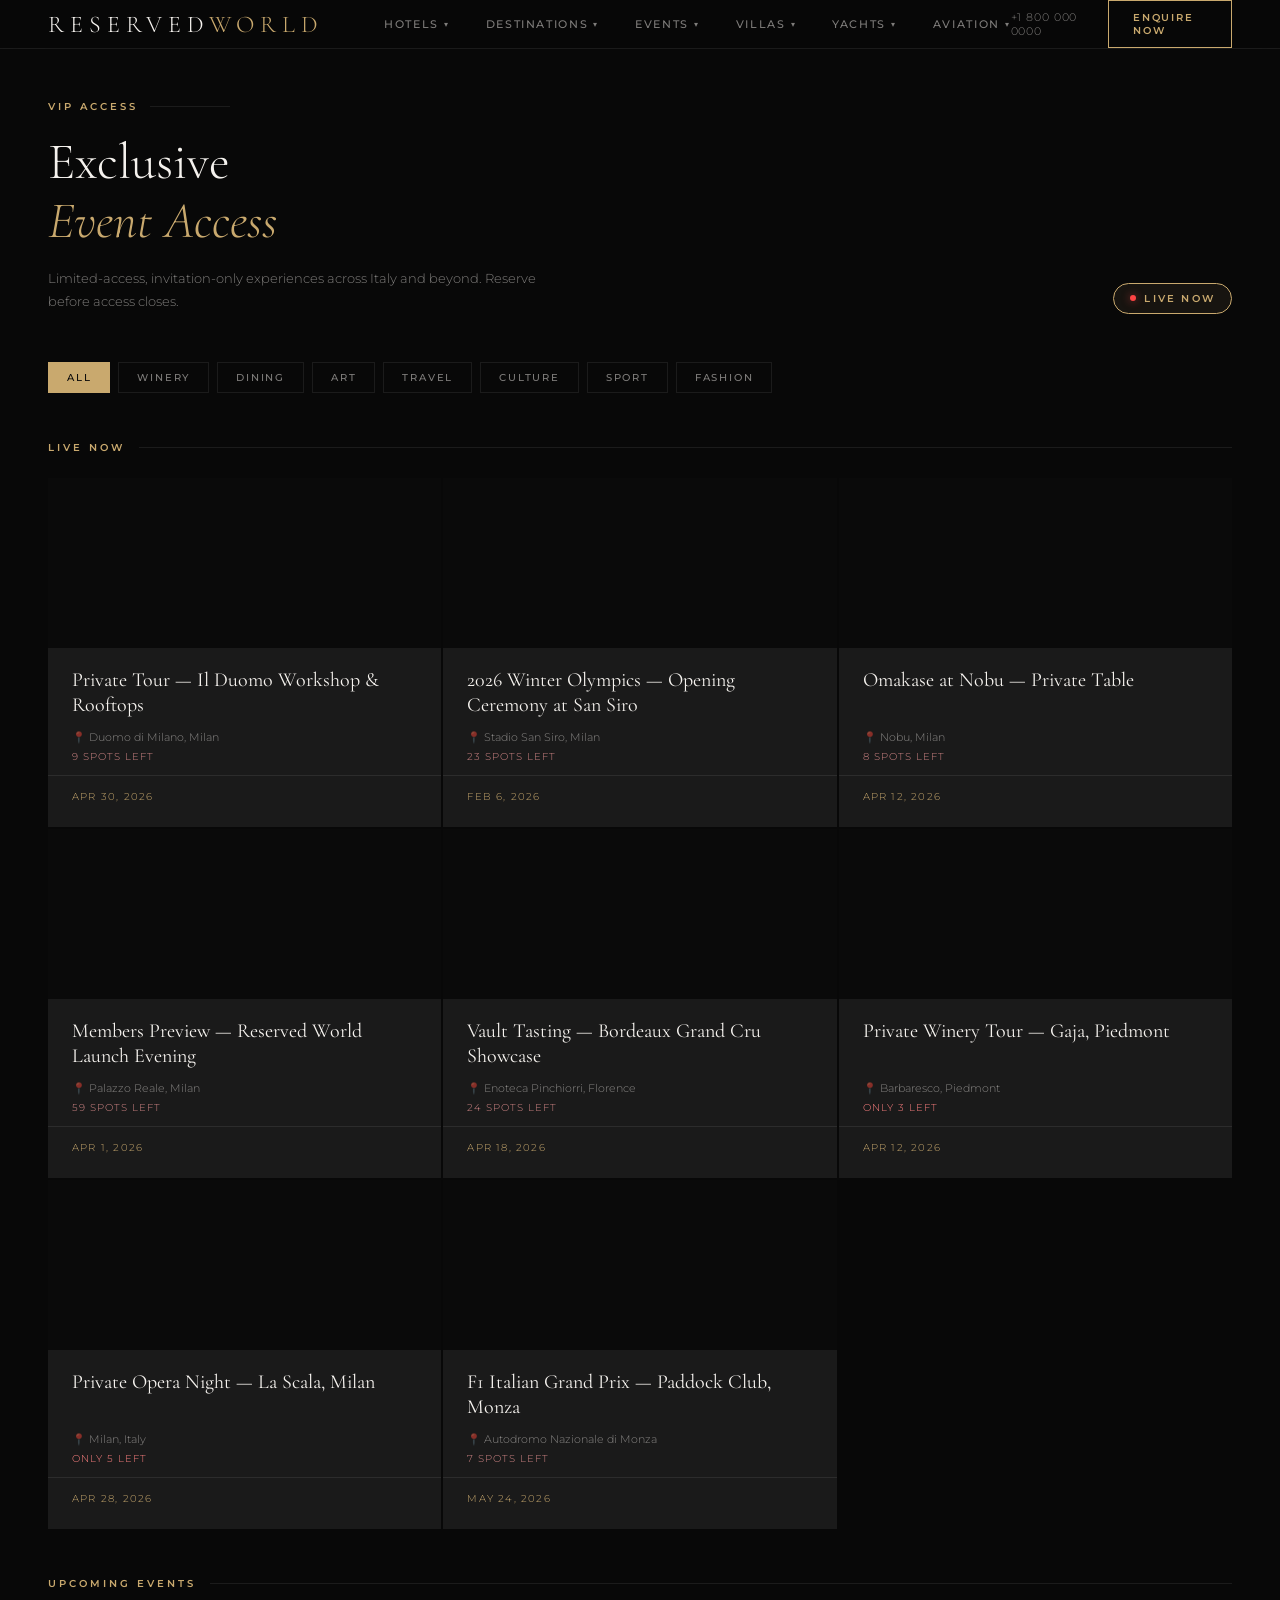
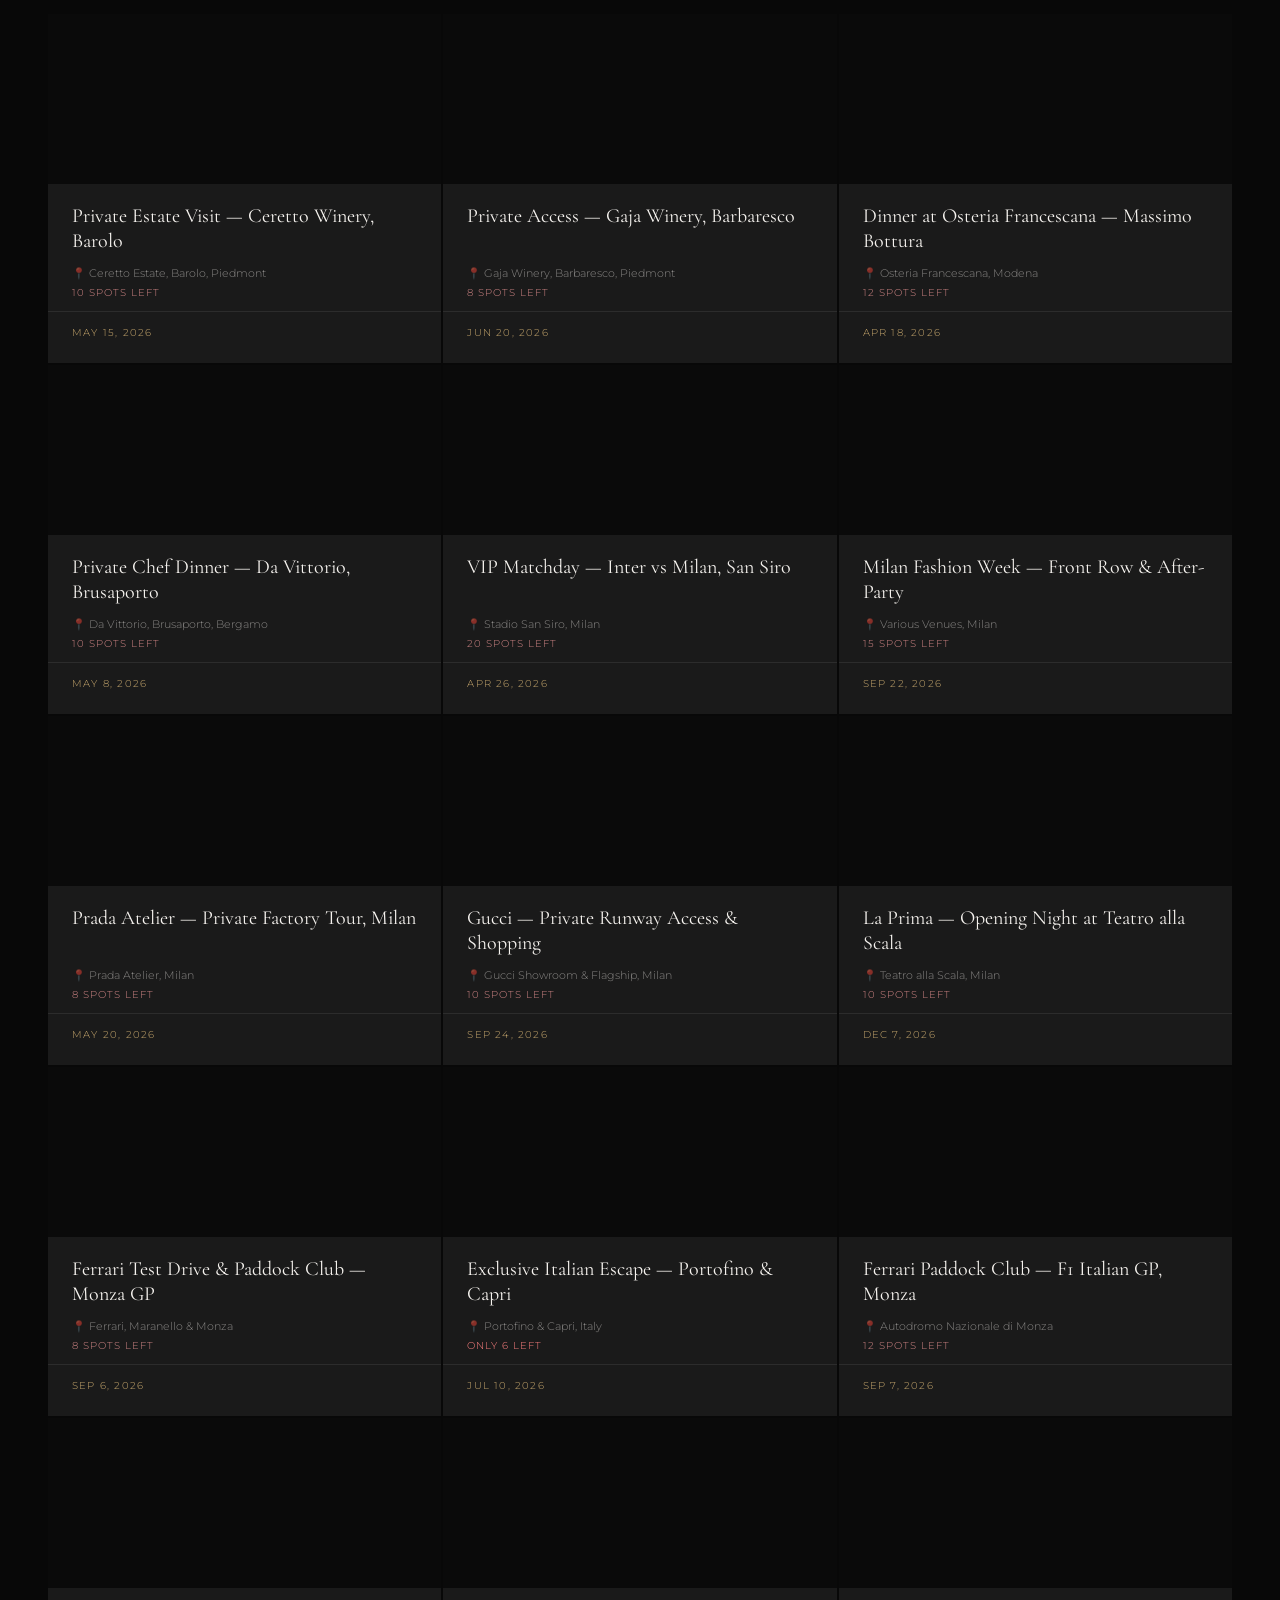
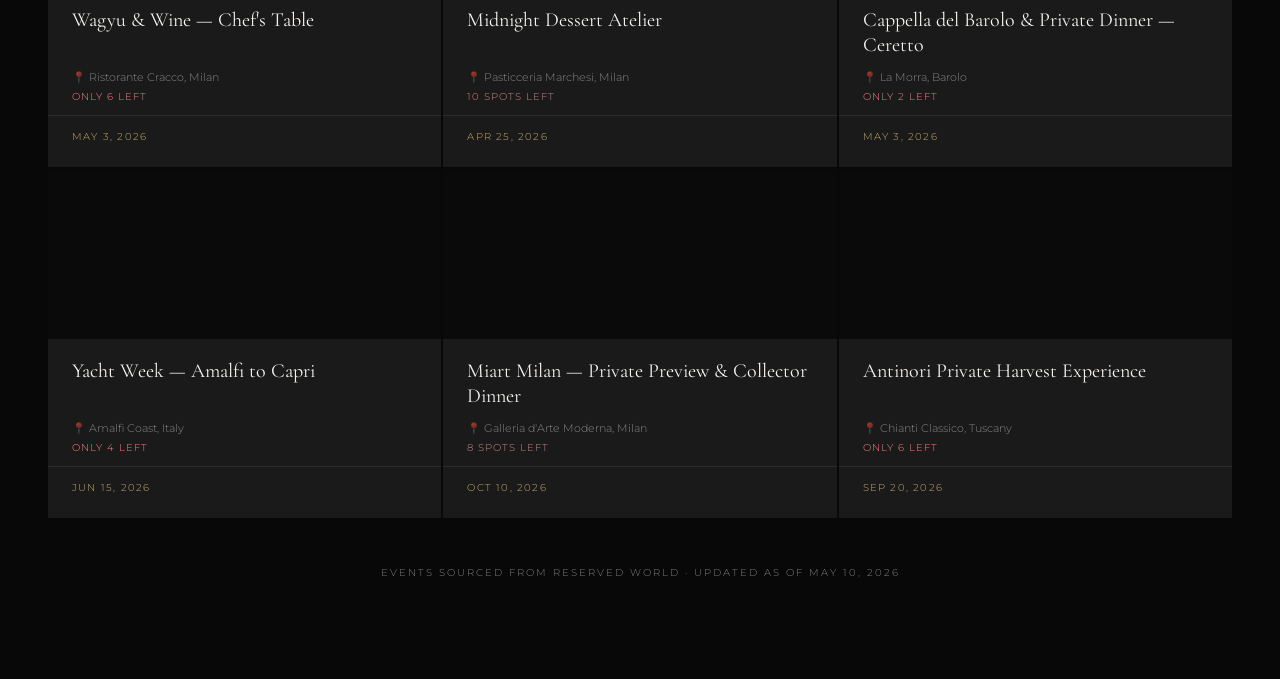
<file: events.html>
<!DOCTYPE html>
<html lang="en">
<head>
<meta charset="UTF-8">
<meta name="viewport" content="width=device-width, initial-scale=1.0">
<link rel="preconnect" href="https://fonts.googleapis.com">
<link href="https://fonts.googleapis.com/css2?family=Cormorant+Garamond:ital,wght@0,300;0,400;1,300&family=Montserrat:wght@300;400;500;600;700&display=swap" rel="stylesheet">
<style>
  :root {
    --black:#080808; --surface:#141414; --card:#1a1a1a; --border:rgba(255,255,255,0.08);
    --gold:#c9a96e; --gold-bright:#e8d5b0; --white:#f5f2ee; --muted:rgba(245,242,238,0.5);
    --tier-circle:#c9a96e; --tier-gold:#e8d5b0; --tier-black:#7a4ad6;
  }
  *, *::before, *::after { box-sizing:border-box; margin:0; padding:0; }
  html, body { background: var(--black); color: var(--white); font-family:'Montserrat',sans-serif; font-weight:300; }
    /* ─── MOBILE MENU TOGGLE ─── */
  .hamburger {
    display: none;
    flex-direction: column;
    gap: 5px;
    cursor: pointer;
    padding: 4px;
  }
  .hamburger span {
    width: 24px; height: 1px;
    background: var(--white);
    transition: transform 0.3s, opacity 0.3s;
  }
  
    /* ─── TICKER ─── */
  .ticker {
    background: var(--gold);
    color: var(--black);
    font-size: 11px;
    font-weight: 600;
    letter-spacing: 0.12em;
    text-transform: uppercase;
    padding: 8px 0;
    overflow: hidden;
    position: relative;
    z-index: 200;
  }
  .ticker-inner {
    display: flex;
    gap: 80px;
    animation: ticker 30s linear infinite;
    white-space: nowrap;
  }
  @keyframes ticker {
    from { transform: translateX(0); }
    to { transform: translateX(-50%); }
  }
  
    /* ─── NAV ─── */
  nav {
    position: fixed;
    top: 0;
    left: 0;
    width: 100%;
    z-index: 100;
    height: var(--nav-h);
    display: flex;
    align-items: center;
    justify-content: space-between;
    padding: 0 48px;
    background: rgba(8,8,8,0.85);
    backdrop-filter: blur(20px);
    border-bottom: 1px solid var(--border);
    transition: background 0.3s;
  }

  .nav-logo {
    font-family: 'Cormorant Garamond', serif;
    font-size: 24px;
    font-weight: 300;
    letter-spacing: 0.25em;
    text-transform: uppercase;
    color: var(--white);
    text-decoration: none;
  }
  .nav-logo span { color: var(--gold); }

  .nav-links {
    display: flex;
    align-items: center;
    gap: 36px;
    list-style: none;
    margin-left: 60px;
  }

  .nav-links > li { position: relative; }

  .nav-links > li > a {
    color: var(--muted);
    text-decoration: none;
    font-size: 11px;
    font-weight: 500;
    letter-spacing: 0.15em;
    text-transform: uppercase;
    transition: color 0.2s;
    display: flex;
    align-items: center;
    gap: 5px;
  }
  .nav-links > li > a:hover, .nav-links > li:hover > a { color: var(--gold); }

  .nav-links > li > a .caret {
    font-size: 8px;
    transition: transform 0.2s;
    display: inline-block;
  }
  .nav-links > li:hover > a .caret { transform: rotate(180deg); }

  /* Mega dropdown */
  .dropdown {
    position: absolute;
    top: calc(100% + 20px);
    left: -20px;
    background: var(--surface);
    border: 1px solid var(--border);
    min-width: 220px;
    padding: 20px 0;
    opacity: 0;
    pointer-events: none;
    transform: translateY(10px);
    transition: opacity 0.25s, transform 0.25s;
  }
  .nav-links > li:hover .dropdown {
    opacity: 1;
    pointer-events: all;
    transform: translateY(0);
  }
  .dropdown a {
    display: block;
    padding: 10px 24px;
    color: var(--muted);
    text-decoration: none;
    font-size: 11px;
    letter-spacing: 0.1em;
    text-transform: uppercase;
    transition: color 0.2s, padding-left 0.2s;
  }
  .dropdown a:hover { color: var(--gold); padding-left: 32px; }
  .dropdown-group-label {
    display: block;
    padding: 10px 24px 6px;
    font-size: 9px;
    letter-spacing: 0.2em;
    text-transform: uppercase;
    color: var(--gold);
    font-weight: 600;
    border-top: 1px solid var(--border);
    margin-top: 6px;
  }
  .dropdown-group-label:first-child { border-top: none; margin-top: 0; }

  .nav-cta {
    display: flex;
    align-items: center;
    gap: 20px;
  }

  .nav-tel {
    font-size: 11px;
    letter-spacing: 0.08em;
    color: var(--muted);
  }

  .btn-outline {
    padding: 10px 24px;
    border: 1px solid var(--gold);
    color: var(--gold);
    font-size: 10px;
    font-weight: 600;
    letter-spacing: 0.18em;
    text-transform: uppercase;
    text-decoration: none;
    transition: background 0.2s, color 0.2s;
    font-family: 'Montserrat', sans-serif;
    cursor: pointer;
    background: transparent;
  }
  .btn-outline:hover { background: var(--gold); color: var(--black); }

  section { max-width:1400px; margin:0 auto; padding:100px 48px; }

  .drops-header { display:flex; justify-content:space-between; align-items:flex-end; margin-bottom:48px; gap:24px; flex-wrap:wrap; }
  .drops-title-block { flex:1; min-width:280px; }
  .section-label { font-size:10px; font-weight:600; letter-spacing:0.3em; text-transform:uppercase; color:var(--gold);
    display:flex; align-items:center; gap:12px; margin-bottom:20px; }
  .section-label::after { content:''; flex:1; height:1px; background:var(--border); max-width:80px; }
  .section-title { font-family:'Cormorant Garamond',serif; font-size:clamp(36px,4vw,56px); font-weight:300; line-height:1.15; margin-bottom:16px; }
  .section-title em { font-style:italic; color:var(--gold); }
  .section-desc { color:var(--muted); font-size:13px; line-height:1.8; max-width:520px; }

  .live-pill { display:inline-flex; align-items:center; gap:8px; padding:8px 16px; border:1px solid var(--gold);
    border-radius:999px; background: rgba(201,169,110,0.08); font-size:10px; font-weight:600; letter-spacing:0.22em;
    text-transform:uppercase; color: var(--gold); white-space:nowrap; }
  .live-pill::before { content:''; width:6px; height:6px; border-radius:50%; background:#ff4444;
    box-shadow:0 0 8px rgba(255,68,68,0.6); animation: blink 2s ease-in-out infinite; }
  @keyframes blink { 0%,100%{opacity:1;} 50%{opacity:0.3;} }

  .filter-row { display:flex; flex-wrap:wrap; gap:8px; margin-bottom:36px; }
  .filter-pill { padding:8px 18px; border:1px solid var(--border); background:transparent; color:var(--muted);
    font-family:'Montserrat',sans-serif; font-size:10px; font-weight:500; letter-spacing:0.18em; text-transform:uppercase;
    cursor:pointer; transition: border-color 0.2s, color 0.2s, background 0.2s; }
  .filter-pill:hover { color:var(--white); border-color:var(--white); }
  .filter-pill.active { background: var(--gold); color: var(--black); border-color: var(--gold); }

  .group-label { display:flex; align-items:center; gap:14px; font-size:10px; font-weight:600; letter-spacing:0.3em;
    text-transform:uppercase; color:var(--gold); margin:48px 0 24px; }
  .group-label:first-of-type { margin-top:0; }
  .group-label::after { content:''; flex:1; height:1px; background:var(--border); }

  .drops-grid { display:grid; grid-template-columns:repeat(3,1fr); gap:2px; }

  .drop-card { background: var(--card); padding:0 0 22px; position:relative; overflow:hidden;
    text-decoration:none; color:inherit; display:flex; flex-direction:column; gap:12px;
    border-bottom:2px solid transparent; transition: border-color 0.3s, background 0.3s, transform 0.3s; }
  .drop-card:hover { border-color: var(--gold); background:#222; }
  .drop-card.sold-out { opacity:0.45; }
  .drop-card > .drop-name, .drop-card > .drop-meta, .drop-card > .drop-footer { padding-left:24px; padding-right:24px; }

  .drop-img { height:170px; background-size:cover; background-position:center; background-color:#0a0a0a;
    margin-bottom:8px; transition: transform 0.6s ease; }
  .drop-card:hover .drop-img { transform: scale(1.05); }

  .tier { display:inline-flex; align-items:center; gap:6px; align-self:flex-start; font-size:9px; font-weight:700;
    letter-spacing:0.22em; text-transform:uppercase; padding:5px 12px; border-radius:2px; }
  .tier-circle { background: rgba(201,169,110,0.15); color: var(--gold); border:1px solid rgba(201,169,110,0.4); }
  .tier-gold { background: rgba(232,213,176,0.18); color: var(--gold-bright); border:1px solid rgba(232,213,176,0.5); }
  .tier-black { background: rgba(122,74,214,0.15); color: #c8b4ff; border:1px solid rgba(122,74,214,0.5); }
  .tier-all { background: rgba(245,242,238,0.06); color: var(--white); border:1px solid var(--border); }
  .secret-tag { font-size:8px; letter-spacing:0.3em; color:#c8b4ff; margin-left:4px; }

  .drop-name { font-family:'Cormorant Garamond',serif; font-size:20px; font-weight:400; line-height:1.25; color:var(--white); min-height:50px; }

  .drop-meta { display:flex; flex-direction:column; gap:6px; font-size:11px; color:var(--muted); }
  .drop-meta-row { display:flex; align-items:center; gap:6px; }
  .drop-meta-row svg { flex-shrink:0; opacity:0.7; }

  .drop-footer { display:flex; justify-content:space-between; align-items:flex-end; margin-top:auto; padding-top:14px;
    border-top:1px solid var(--border); }
  .drop-date { font-size:10px; color:var(--gold); letter-spacing:0.12em; text-transform:uppercase; }
  .drop-price { display:none; }
  .drop-footer { justify-content:flex-start; }
  .drop-spots { font-size:10px; color: rgba(255,160,160,0.8); letter-spacing:0.1em; text-transform:uppercase; }
  .drop-spots.few { color: #ff8080; }
  .drop-spots.zero { color: #ff4444; }

  .source-note { margin-top:48px; text-align:center; font-size:10px; color:var(--muted); letter-spacing:0.2em; text-transform:uppercase; }

  @media (max-width:1100px){ .drops-grid { grid-template-columns: repeat(2,1fr); } }
  @media (max-width:768px){
    section{padding:72px 24px;}
    .drops-grid { grid-template-columns: 1fr; }
    .drops-header { flex-direction:column; align-items:flex-start; }
  }
</style>
</head>
<body>


<!-- Nav -->
<nav>
  <a href="/" class="nav-logo">Reserved<span>World</span></a>

  <ul class="nav-links">
    <li>
      <a href="#">Hotels <span class="caret">▾</span></a>
      <div class="dropdown">
        <span class="dropdown-group-label">By Category</span>
        <a href="#">Luxury Hotels Worldwide</a>
        <a href="#">Boutique Hotels</a>
        <a href="#">Palace Hotels</a>
        <span class="dropdown-group-label">By Destination</span>
        <a href="#">Monaco</a>
        <a href="#">Saint-Tropez</a>
        <a href="#">Dubai</a>
        <a href="#">Mykonos</a>
      </div>
    </li>
    <li>
      <a href="#">Destinations <span class="caret">▾</span></a>
      <div class="dropdown">
        <span class="dropdown-group-label">Top Destinations</span>
        <a href="#">Mykonos</a>
        <a href="#">Saint-Tropez</a>
        <a href="#">Monaco</a>
        <a href="#">Ibiza</a>
        <a href="#">Marbella</a>
        <a href="#">Cannes</a>
        <a href="#">Dubai</a>
        <a href="#">London</a>
        <a href="#">Paris</a>
        <a href="#">Tulum</a>
      </div>
    </li>
    <li>
      <a href="#">Events <span class="caret">▾</span></a>
      <div class="dropdown">
        <span class="dropdown-group-label">Sports</span>
        <a href="#">Formula 1</a>
        <a href="#">Champions League</a>
        <a href="#">Tennis Grand Slams</a>
        <a href="#">Golf Majors</a>
        <a href="#">FIFA World Cup</a>
        <span class="dropdown-group-label">Entertainment</span>
        <a href="#">Concerts & Tours</a>
        <a href="#">Film Festivals</a>
        <a href="#">Fashion Week</a>
        <a href="#">Red Carpet Events</a>
      </div>
    </li>
    <li>
      <a href="#">Villas <span class="caret">▾</span></a>
      <div class="dropdown">
        <span class="dropdown-group-label">By Type</span>
        <a href="#">Luxury Villas</a>
        <a href="#">Ski Chalets</a>
        <span class="dropdown-group-label">By Destination</span>
        <a href="#">Saint-Tropez</a>
        <a href="#">Ibiza</a>
        <a href="#">Mykonos</a>
        <a href="#">Courchevel</a>
        <a href="#">Marbella</a>
      </div>
    </li>
    <li>
      <a href="#">Yachts <span class="caret">▾</span></a>
      <div class="dropdown">
        <span class="dropdown-group-label">Charter</span>
        <a href="#">Yacht Charter Worldwide</a>
        <a href="#">Day Charters</a>
        <a href="#">Week Charters</a>
      </div>
    </li>
    <li>
      <a href="#">Aviation <span class="caret">▾</span></a>
      <div class="dropdown">
        <span class="dropdown-group-label">Services</span>
        <a href="#">Private Jet Charter</a>
        <a href="#">Helicopter Transfers</a>
        <a href="#">Helicopter Tours</a>
      </div>
    </li>
  </ul>

  <div class="nav-cta">
    <span class="nav-tel">+1 800 000 0000</span>
    <a href="#contact" class="btn-outline">Enquire Now</a>
    <div class="hamburger">
      <span></span><span></span><span></span>
    </div>
  </div>
</nav>
<section id="live-drops">
  <div class="drops-header">
    <div class="drops-title-block">
      <div class="section-label">VIP Access</div>
      <h2 class="section-title">Exclusive<br><em>Event Access</em></h2>
      <p class="section-desc">Limited-access, invitation-only experiences across Italy and beyond. Reserve before access closes.</p>
    </div>
    <div class="live-pill">Live Now</div>
  </div>

  <div class="filter-row">
    <button class="filter-pill active" data-filter="all">All</button>
    <button class="filter-pill" data-filter="winery">Winery</button>
    <button class="filter-pill" data-filter="dining">Dining</button>
    <button class="filter-pill" data-filter="art">Art</button>
    <button class="filter-pill" data-filter="travel">Travel</button>
    <button class="filter-pill" data-filter="culture">Culture</button>
    <button class="filter-pill" data-filter="sport">Sport</button>
    <button class="filter-pill" data-filter="fashion">Fashion</button>
  </div>

  <div class="group-label">Live Now</div>
  <div class="drops-grid" id="liveGrid">

    <a href="#" class="drop-card" data-cat="culture">
<div class="drop-name">Private Tour — Il Duomo Workshop &amp; Rooftops</div>
      <div class="drop-meta">
        <div class="drop-meta-row">📍 Duomo di Milano, Milan</div>
        <div class="drop-spots">9 spots left</div>
      </div>
      <div class="drop-footer"><span class="drop-date">Apr 30, 2026</span><span class="drop-price">$600</span></div>
    </a>

    <a href="#" class="drop-card" data-cat="sport">
<div class="drop-name">2026 Winter Olympics — Opening Ceremony at San Siro</div>
      <div class="drop-meta">
        <div class="drop-meta-row">📍 Stadio San Siro, Milan</div>
        <div class="drop-spots">23 spots left</div>
      </div>
      <div class="drop-footer"><span class="drop-date">Feb 6, 2026</span><span class="drop-price">$4,500</span></div>
    </a>

    <a href="#" class="drop-card" data-cat="dining">
<div class="drop-name">Omakase at Nobu — Private Table</div>
      <div class="drop-meta">
        <div class="drop-meta-row">📍 Nobu, Milan</div>
        <div class="drop-spots">8 spots left</div>
      </div>
      <div class="drop-footer"><span class="drop-date">Apr 12, 2026</span><span class="drop-price">$1,200</span></div>
    </a>

    <a href="#" class="drop-card" data-cat="culture">
<div class="drop-name">Members Preview — Reserved World Launch Evening</div>
      <div class="drop-meta">
        <div class="drop-meta-row">📍 Palazzo Reale, Milan</div>
        <div class="drop-spots">59 spots left</div>
      </div>
      <div class="drop-footer"><span class="drop-date">Apr 1, 2026</span><span class="drop-price free">Complimentary</span></div>
    </a>

    <a href="#" class="drop-card" data-cat="winery">
<div class="drop-name">Vault Tasting — Bordeaux Grand Cru Showcase</div>
      <div class="drop-meta">
        <div class="drop-meta-row">📍 Enoteca Pinchiorri, Florence</div>
        <div class="drop-spots">24 spots left</div>
      </div>
      <div class="drop-footer"><span class="drop-date">Apr 18, 2026</span><span class="drop-price">$350</span></div>
    </a>

    <a href="#" class="drop-card" data-cat="winery">
<div class="drop-name">Private Winery Tour — Gaja, Piedmont</div>
      <div class="drop-meta">
        <div class="drop-meta-row">📍 Barbaresco, Piedmont</div>
        <div class="drop-spots few">Only 3 left</div>
      </div>
      <div class="drop-footer"><span class="drop-date">Apr 12, 2026</span><span class="drop-price">$12,000</span></div>
    </a>

    <a href="#" class="drop-card" data-cat="culture">
<div class="drop-name">Private Opera Night — La Scala, Milan</div>
      <div class="drop-meta">
        <div class="drop-meta-row">📍 Milan, Italy</div>
        <div class="drop-spots few">Only 5 left</div>
      </div>
      <div class="drop-footer"><span class="drop-date">Apr 28, 2026</span><span class="drop-price">$6,500</span></div>
    </a>

    <a href="#" class="drop-card" data-cat="sport">
<div class="drop-name">F1 Italian Grand Prix — Paddock Club, Monza</div>
      <div class="drop-meta">
        <div class="drop-meta-row">📍 Autodromo Nazionale di Monza</div>
        <div class="drop-spots">7 spots left</div>
      </div>
      <div class="drop-footer"><span class="drop-date">May 24, 2026</span><span class="drop-price">$28,000</span></div>
    </a>

  </div>

  <div class="group-label">Upcoming Events</div>
  <div class="drops-grid" id="upcomingGrid">

    <a href="#" class="drop-card" data-cat="winery">
<div class="drop-name">Private Estate Visit — Ceretto Winery, Barolo</div>
      <div class="drop-meta">
        <div class="drop-meta-row">📍 Ceretto Estate, Barolo, Piedmont</div>
        <div class="drop-spots">10 spots left</div>
      </div>
      <div class="drop-footer"><span class="drop-date">May 15, 2026</span><span class="drop-price">$2,800</span></div>
    </a>

    <a href="#" class="drop-card" data-cat="winery">
<div class="drop-name">Private Access — Gaja Winery, Barbaresco</div>
      <div class="drop-meta">
        <div class="drop-meta-row">📍 Gaja Winery, Barbaresco, Piedmont</div>
        <div class="drop-spots">8 spots left</div>
      </div>
      <div class="drop-footer"><span class="drop-date">Jun 20, 2026</span><span class="drop-price">$4,500</span></div>
    </a>

    <a href="#" class="drop-card" data-cat="dining">
<div class="drop-name">Dinner at Osteria Francescana — Massimo Bottura</div>
      <div class="drop-meta">
        <div class="drop-meta-row">📍 Osteria Francescana, Modena</div>
        <div class="drop-spots">12 spots left</div>
      </div>
      <div class="drop-footer"><span class="drop-date">Apr 18, 2026</span><span class="drop-price">$3,200</span></div>
    </a>

    <a href="#" class="drop-card" data-cat="dining">
<div class="drop-name">Private Chef Dinner — Da Vittorio, Brusaporto</div>
      <div class="drop-meta">
        <div class="drop-meta-row">📍 Da Vittorio, Brusaporto, Bergamo</div>
        <div class="drop-spots">10 spots left</div>
      </div>
      <div class="drop-footer"><span class="drop-date">May 8, 2026</span><span class="drop-price">$1,800</span></div>
    </a>

    <a href="#" class="drop-card" data-cat="sport">
<div class="drop-name">VIP Matchday — Inter vs Milan, San Siro</div>
      <div class="drop-meta">
        <div class="drop-meta-row">📍 Stadio San Siro, Milan</div>
        <div class="drop-spots">20 spots left</div>
      </div>
      <div class="drop-footer"><span class="drop-date">Apr 26, 2026</span><span class="drop-price">$1,500</span></div>
    </a>

    <a href="#" class="drop-card" data-cat="fashion">
<div class="drop-name">Milan Fashion Week — Front Row &amp; After-Party</div>
      <div class="drop-meta">
        <div class="drop-meta-row">📍 Various Venues, Milan</div>
        <div class="drop-spots">15 spots left</div>
      </div>
      <div class="drop-footer"><span class="drop-date">Sep 22, 2026</span><span class="drop-price">$5,000</span></div>
    </a>

    <a href="#" class="drop-card" data-cat="fashion">
<div class="drop-name">Prada Atelier — Private Factory Tour, Milan</div>
      <div class="drop-meta">
        <div class="drop-meta-row">📍 Prada Atelier, Milan</div>
        <div class="drop-spots">8 spots left</div>
      </div>
      <div class="drop-footer"><span class="drop-date">May 20, 2026</span><span class="drop-price">$3,500</span></div>
    </a>

    <a href="#" class="drop-card" data-cat="fashion">
<div class="drop-name">Gucci — Private Runway Access &amp; Shopping</div>
      <div class="drop-meta">
        <div class="drop-meta-row">📍 Gucci Showroom &amp; Flagship, Milan</div>
        <div class="drop-spots">10 spots left</div>
      </div>
      <div class="drop-footer"><span class="drop-date">Sep 24, 2026</span><span class="drop-price">$6,500</span></div>
    </a>

    <a href="#" class="drop-card" data-cat="culture">
<div class="drop-name">La Prima — Opening Night at Teatro alla Scala</div>
      <div class="drop-meta">
        <div class="drop-meta-row">📍 Teatro alla Scala, Milan</div>
        <div class="drop-spots">10 spots left</div>
      </div>
      <div class="drop-footer"><span class="drop-date">Dec 7, 2026</span><span class="drop-price">$8,000</span></div>
    </a>

    <a href="#" class="drop-card" data-cat="sport">
<div class="drop-name">Ferrari Test Drive &amp; Paddock Club — Monza GP</div>
      <div class="drop-meta">
        <div class="drop-meta-row">📍 Ferrari, Maranello &amp; Monza</div>
        <div class="drop-spots">8 spots left</div>
      </div>
      <div class="drop-footer"><span class="drop-date">Sep 6, 2026</span><span class="drop-price">$18,000</span></div>
    </a>

    <a href="#" class="drop-card" data-cat="travel">
<div class="drop-name">Exclusive Italian Escape — Portofino &amp; Capri</div>
      <div class="drop-meta">
        <div class="drop-meta-row">📍 Portofino &amp; Capri, Italy</div>
        <div class="drop-spots few">Only 6 left</div>
      </div>
      <div class="drop-footer"><span class="drop-date">Jul 10, 2026</span><span class="drop-price">$22,000</span></div>
    </a>

    <a href="#" class="drop-card" data-cat="sport">
<div class="drop-name">Ferrari Paddock Club — F1 Italian GP, Monza</div>
      <div class="drop-meta">
        <div class="drop-meta-row">📍 Autodromo Nazionale di Monza</div>
        <div class="drop-spots">12 spots left</div>
      </div>
      <div class="drop-footer"><span class="drop-date">Sep 7, 2026</span><span class="drop-price">$9,500</span></div>
    </a>

    <a href="#" class="drop-card" data-cat="dining">
<div class="drop-name">Wagyu &amp; Wine — Chef's Table</div>
      <div class="drop-meta">
        <div class="drop-meta-row">📍 Ristorante Cracco, Milan</div>
        <div class="drop-spots few">Only 6 left</div>
      </div>
      <div class="drop-footer"><span class="drop-date">May 3, 2026</span><span class="drop-price">$3,500</span></div>
    </a>

    <a href="#" class="drop-card" data-cat="dining">
<div class="drop-name">Midnight Dessert Atelier</div>
      <div class="drop-meta">
        <div class="drop-meta-row">📍 Pasticceria Marchesi, Milan</div>
        <div class="drop-spots">10 spots left</div>
      </div>
      <div class="drop-footer"><span class="drop-date">Apr 25, 2026</span><span class="drop-price">$850</span></div>
    </a>

    <a href="#" class="drop-card" data-cat="winery">
<div class="drop-name">Cappella del Barolo &amp; Private Dinner — Ceretto</div>
      <div class="drop-meta">
        <div class="drop-meta-row">📍 La Morra, Barolo</div>
        <div class="drop-spots few">Only 2 left</div>
      </div>
      <div class="drop-footer"><span class="drop-date">May 3, 2026</span><span class="drop-price">$18,000</span></div>
    </a>

    <a href="#" class="drop-card" data-cat="travel">
<div class="drop-name">Yacht Week — Amalfi to Capri</div>
      <div class="drop-meta">
        <div class="drop-meta-row">📍 Amalfi Coast, Italy</div>
        <div class="drop-spots few">Only 4 left</div>
      </div>
      <div class="drop-footer"><span class="drop-date">Jun 15, 2026</span><span class="drop-price">$95,000</span></div>
    </a>

    <a href="#" class="drop-card" data-cat="art">
<div class="drop-name">Miart Milan — Private Preview &amp; Collector Dinner</div>
      <div class="drop-meta">
        <div class="drop-meta-row">📍 Galleria d'Arte Moderna, Milan</div>
        <div class="drop-spots">8 spots left</div>
      </div>
      <div class="drop-footer"><span class="drop-date">Oct 10, 2026</span><span class="drop-price">$22,000</span></div>
    </a>

    <a href="#" class="drop-card" data-cat="winery">
<div class="drop-name">Antinori Private Harvest Experience</div>
      <div class="drop-meta">
        <div class="drop-meta-row">📍 Chianti Classico, Tuscany</div>
        <div class="drop-spots few">Only 6 left</div>
      </div>
      <div class="drop-footer"><span class="drop-date">Sep 20, 2026</span><span class="drop-price">$45,000</span></div>
    </a>

  </div>

  <p class="source-note">Events sourced from Reserved World · Updated as of May 10, 2026</p>
</section>

<script>
  // Map each drop name → image ID pulled from Reserved World
  const IMG_BASE = 'https://qtrypzzcjebvfcihiynt.supabase.co/storage/v1/object/public/base44-prod/public/69a968bd3345c4492b2af5e8/';
  const IMG_MAP = {
    'Private Tour — Il Duomo Workshop & Rooftops': '94553c762',
    '2026 Winter Olympics — Opening Ceremony at San Siro': '6c270c539',
    'Omakase at Nobu — Private Table': 'e200e1bf5',
    'Members Preview — Reserved World Launch Evening': '9117e3ad7',
    'Vault Tasting — Bordeaux Grand Cru Showcase': 'be11e68df',
    'Private Winery Tour — Gaja, Piedmont': 'be11e68df',
    'Private Opera Night — La Scala, Milan': '840eeb646',
    'F1 Italian Grand Prix — Paddock Club, Monza': 'd8f8e26ec',
    'Private Estate Visit — Ceretto Winery, Barolo': '1986ccaf1',
    'Private Access — Gaja Winery, Barbaresco': '1986ccaf1',
    'Dinner at Osteria Francescana — Massimo Bottura': 'b7e1ab316',
    'Private Chef Dinner — Da Vittorio, Brusaporto': 'b7e1ab316',
    'VIP Matchday — Inter vs Milan, San Siro': '4f9c5d3cd',
    'Milan Fashion Week — Front Row & After-Party': 'a77a1275b',
    'Prada Atelier — Private Factory Tour, Milan': '596495936',
    'Gucci — Private Runway Access & Shopping': '35b2180c8',
    'La Prima — Opening Night at Teatro alla Scala': 'b91d3ca9a',
    'Ferrari Test Drive & Paddock Club — Monza GP': '5543e9327',
    'Exclusive Italian Escape — Portofino & Capri': 'a4b65fe76',
    'Ferrari Paddock Club — F1 Italian GP, Monza': '6c935dfd2',
    "Wagyu & Wine — Chef's Table": '824be631c',
    'Midnight Dessert Atelier': '103162e41',
    'Cappella del Barolo & Private Dinner — Ceretto': '840eeb646',
    'Yacht Week — Amalfi to Capri': 'd8da7dc87',
    'Miart Milan — Private Preview & Collector Dinner': 'b484d53b2',
    'Antinori Private Harvest Experience': 'be11e68df'
  };
  document.querySelectorAll('.drop-card').forEach(card => {
    const name = card.querySelector('.drop-name')?.textContent?.trim();
    const id = IMG_MAP[name];
    if (id) {
      const img = document.createElement('div');
      img.className = 'drop-img';
      img.style.backgroundImage = `url('${IMG_BASE}${id}_generated_image.png')`;
      card.insertBefore(img, card.firstChild);
    }
  });

  // Filter pills
  const pills = document.querySelectorAll('.filter-pill');
  const cards = document.querySelectorAll('.drop-card');
  pills.forEach(p => p.addEventListener('click', () => {
    pills.forEach(x => x.classList.remove('active'));
    p.classList.add('active');
    const f = p.dataset.filter;
    cards.forEach(c => {
      c.style.display = (f === 'all' || c.dataset.cat === f) ? '' : 'none';
    });
  }));
</script>
</body>
</html>
</file>
